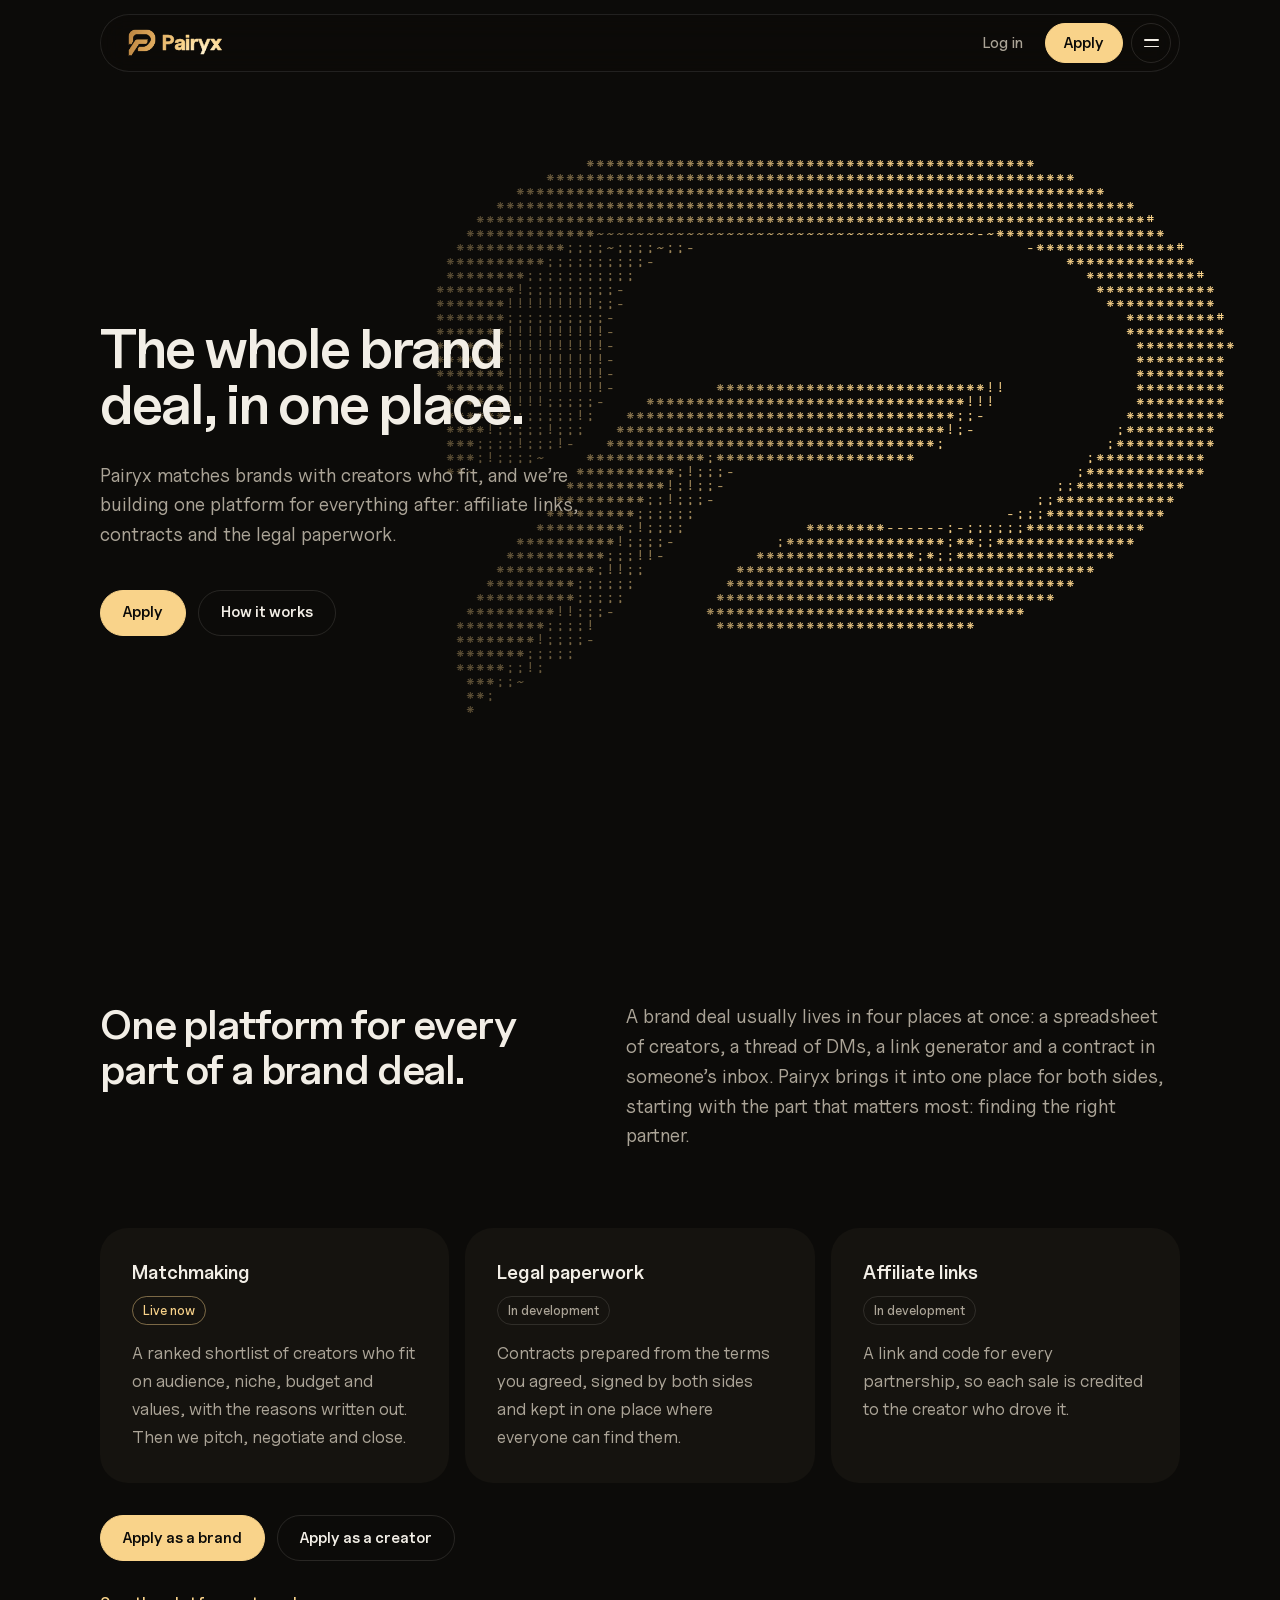
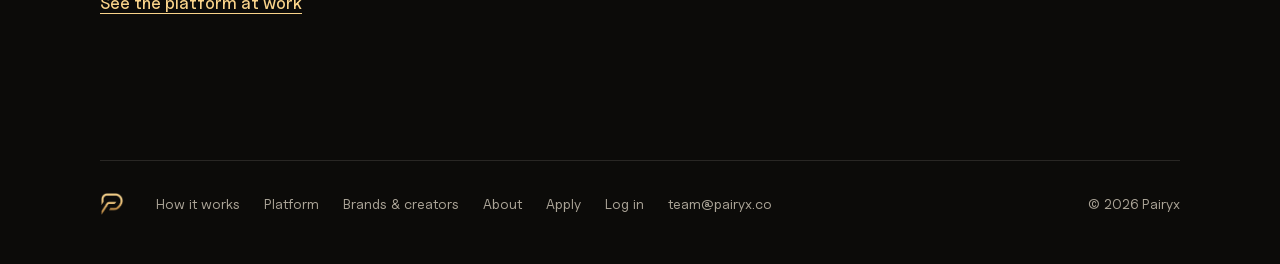
<file: index.html>
<!DOCTYPE html>
<html lang="en">
<head>
<meta charset="utf-8">
<meta name="viewport" content="width=device-width, initial-scale=1">
<title>Pairyx | Match With Brands That Fit</title>
<meta name="description" content="Pairyx matches brands with the creators who fit them, and is building one platform for the whole brand deal, from affiliate links to the legal paperwork.">
<link rel="canonical" href="https://pairyx.co/">
<meta property="og:type" content="website">
<meta property="og:url" content="https://pairyx.co/">
<meta property="og:title" content="Match With Brands That Fit">
<meta property="og:description" content="Pairyx matches brands with the creators who fit them, and is building one platform for the whole brand deal, from affiliate links to the legal paperwork.">
<meta property="og:image" content="https://pairyx.co/uploads/pairyx-og-black.png">
<meta property="og:image:width" content="1200">
<meta property="og:image:height" content="630">
<meta property="og:image:alt" content="The Pairyx logo in gold over a world map on black">
<meta name="twitter:card" content="summary_large_image">
<meta name="twitter:title" content="Match With Brands That Fit">
<meta name="twitter:description" content="Pairyx matches brands with the creators who fit them, and is building one platform for the whole brand deal, from affiliate links to the legal paperwork.">
<meta name="twitter:image" content="https://pairyx.co/uploads/pairyx-og-black.png">
<meta name="twitter:image:alt" content="The Pairyx logo in gold over a world map on black">
<meta name="theme-color" content="#0c0b09">
<link rel="icon" type="image/png" sizes="512x512" href="/uploads/favicon-bold.png">
<link rel="apple-touch-icon" href="/uploads/favicon-bold.png">
<link rel="preconnect" href="https://fonts.googleapis.com">
<link rel="preconnect" href="https://fonts.gstatic.com" crossorigin>
<link rel="preload" href="/fonts/UncutSans-Variable.woff2" as="font" type="font/woff2" crossorigin>
<link href="https://fonts.googleapis.com/css2?family=Space+Mono&amp;display=swap" rel="stylesheet">
<link rel="stylesheet" href="/styles.css?v=14">
</head>
<body>
<a class="skip" href="#main">Skip to content</a>

<header class="nav" id="nav">
  <div class="nav-pill">
    <a class="brand" href="/" aria-label="Pairyx home"><svg class="lockup" viewBox="0 0 98 30" width="98" height="30" aria-hidden="true" focusable="false"><defs><radialGradient id="px-light" gradientUnits="userSpaceOnUse" cx="30" cy="8" r="80"><stop class="s0" offset="0" stop-color="#fff5d8"/><stop class="s1" offset=".3" stop-color="#f9d38a"/><stop class="s2" offset=".72" stop-color="#d9a256"/><stop class="s3" offset="1" stop-color="#b8823f"/></radialGradient><filter id="px-bold" x="-10%" y="-10%" width="120%" height="120%"><feMorphology operator="dilate" radius="0.75"/></filter><mask id="px-p" maskUnits="userSpaceOnUse" x="0" y="0" width="32" height="30"><image href="/uploads/PL-tight.png" x="1" y="1" width="28" height="28" filter="url(#px-bold)"/></mask></defs><g fill="url(#px-light)"><rect width="32" height="30" mask="url(#px-p)"/><text x="35" y="22" stroke="url(#px-light)" stroke-width=".55" stroke-linejoin="round" paint-order="stroke">Pairyx</text></g></svg></a>
    <a class="nav-login" href="https://app.pairyx.co/login">Log in</a>
    <a class="btn btn-gold" href="/apply/">Apply</a>
    <button class="nav-toggle" type="button" aria-expanded="false" aria-controls="nav-links" aria-label="Menu"><span></span><span></span></button>
    <nav class="links" id="nav-links" aria-label="Main">
      <a href="/how-it-works/"><span class="t">How it works</span><span class="sub">From brief to signed contract</span></a>
      <a href="/platform/"><span class="t">Platform</span><span class="sub">The portal, in four short clips</span></a>
      <a href="/brands-and-creators/"><span class="t">Brands &amp; creators</span><span class="sub">What each side tells us</span></a>
      <a href="/about/"><span class="t">About</span><span class="sub">The three founders</span></a>
    </nav>
    <p class="menu-foot"><a href="https://app.pairyx.co/login">Log in</a><a href="mailto:team@pairyx.co">team@pairyx.co</a></p>
  </div>
</header>

<main id="main">
  <section class="hero">
    <div class="hero-ascii" aria-hidden="true"><pre id="px-ascii">                                                                                </pre></div>
    <div class="wrap">
      <div class="hero-copy">
        <h1>The whole brand deal, in one place.</h1>
        <p class="lead">Pairyx matches brands with creators who fit, and we’re building one platform for everything after: affiliate links, contracts and the legal paperwork.</p>
        <div class="actions">
          <a class="btn btn-gold" href="/apply/">Apply</a>
          <a class="btn" href="/how-it-works/">How it works</a>
        </div>
      </div>
    </div>
  </section>

  <section class="section">
    <div class="wrap">
      <div class="intro">
        <h2>One platform for every part of a brand deal.</h2>
        <p class="lead">A brand deal usually lives in four places at once: a spreadsheet of creators, a thread of DMs, a link generator and a contract in someone’s inbox. Pairyx brings it into one place for both sides, starting with the part that matters most: finding the right partner.</p>
      </div>
      <div class="platform">
        <div>
          <h3>Matchmaking</h3>
          <p class="status is-live">Live now</p>
          <p>A ranked shortlist of creators who fit on audience, niche, budget and values, with the reasons written out. Then we pitch, negotiate and close.</p>
        </div>
        <div>
          <h3>Legal paperwork</h3>
          <p class="status">In development</p>
          <p>Contracts prepared from the terms you agreed, signed by both sides and kept in one place where everyone can find them.</p>
        </div>
        <div>
          <h3>Affiliate links</h3>
          <p class="status">In development</p>
          <p>A link and code for every partnership, so each sale is credited to the creator who drove it.</p>
        </div>
      </div>
      <div class="actions platform-actions">
        <a class="btn btn-gold" href="/apply/?role=brand">Apply as a brand</a>
        <a class="btn" href="/apply/?role=creator">Apply as a creator</a>
      </div>
      <p class="more"><a class="textlink" href="/platform/">See the platform at work</a></p>
    </div>
  </section>
</main>

<footer class="foot">
  <div class="wrap foot-in">
    <a href="/" aria-label="Pairyx home"><img src="/uploads/PL-tight.png" alt="" width="24" height="24"></a>
    <nav aria-label="Footer">
      <a href="/how-it-works/">How it works</a>
      <a href="/platform/">Platform</a>
      <a href="/brands-and-creators/">Brands &amp; creators</a>
      <a href="/about/">About</a>
      <a href="/apply/">Apply</a>
      <a href="https://app.pairyx.co/login">Log in</a>
      <a href="mailto:team@pairyx.co">team@pairyx.co</a>
    </nav>
    <span>© 2026 Pairyx</span>
  </div>
</footer>

<script src="/app.js?v=10"></script>
</body>
</html>
</file>
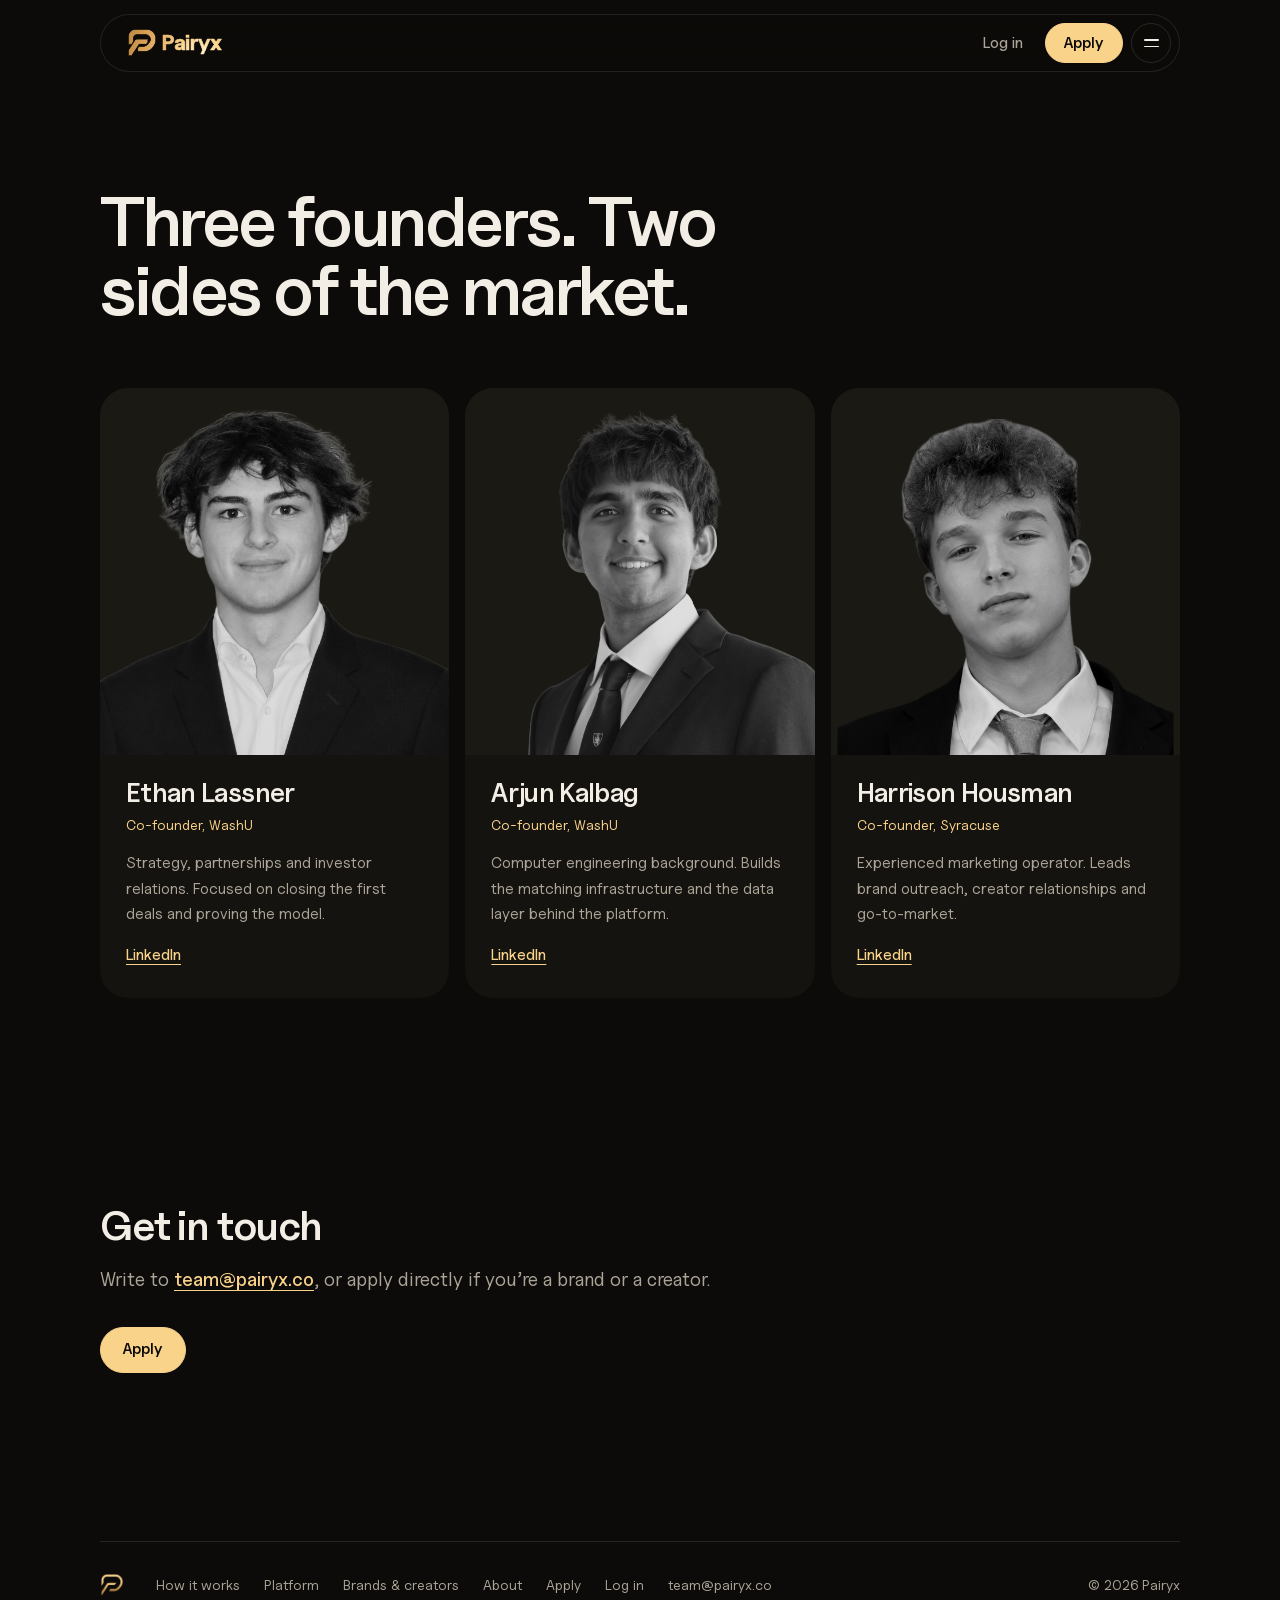
<file: about/index.html>
<!DOCTYPE html>
<html lang="en">
<head>
<meta charset="utf-8">
<meta name="viewport" content="width=device-width, initial-scale=1">
<title>About | Pairyx</title>
<meta name="description" content="The three founders behind Pairyx, and how to reach us.">
<link rel="canonical" href="https://pairyx.co/about/">
<meta property="og:type" content="website">
<meta property="og:url" content="https://pairyx.co/about/">
<meta property="og:title" content="About | Pairyx">
<meta property="og:description" content="The three founders behind Pairyx, and how to reach us.">
<meta property="og:image" content="https://pairyx.co/uploads/pairyx-og-black.png">
<meta name="twitter:card" content="summary_large_image">
<meta name="theme-color" content="#0c0b09">
<link rel="icon" type="image/png" sizes="512x512" href="/uploads/favicon-bold.png">
<link rel="apple-touch-icon" href="/uploads/favicon-bold.png">
<link rel="preload" href="/fonts/UncutSans-Variable.woff2" as="font" type="font/woff2" crossorigin>
<link rel="stylesheet" href="/styles.css?v=14">
</head>
<body>
<a class="skip" href="#main">Skip to content</a>

<header class="nav" id="nav">
  <div class="nav-pill">
    <a class="brand" href="/" aria-label="Pairyx home"><svg class="lockup" viewBox="0 0 98 30" width="98" height="30" aria-hidden="true" focusable="false"><defs><radialGradient id="px-light" gradientUnits="userSpaceOnUse" cx="30" cy="8" r="80"><stop class="s0" offset="0" stop-color="#fff5d8"/><stop class="s1" offset=".3" stop-color="#f9d38a"/><stop class="s2" offset=".72" stop-color="#d9a256"/><stop class="s3" offset="1" stop-color="#b8823f"/></radialGradient><filter id="px-bold" x="-10%" y="-10%" width="120%" height="120%"><feMorphology operator="dilate" radius="0.75"/></filter><mask id="px-p" maskUnits="userSpaceOnUse" x="0" y="0" width="32" height="30"><image href="/uploads/PL-tight.png" x="1" y="1" width="28" height="28" filter="url(#px-bold)"/></mask></defs><g fill="url(#px-light)"><rect width="32" height="30" mask="url(#px-p)"/><text x="35" y="22" stroke="url(#px-light)" stroke-width=".55" stroke-linejoin="round" paint-order="stroke">Pairyx</text></g></svg></a>
    <a class="nav-login" href="https://app.pairyx.co/login">Log in</a>
    <a class="btn btn-gold" href="/apply/">Apply</a>
    <button class="nav-toggle" type="button" aria-expanded="false" aria-controls="nav-links" aria-label="Menu"><span></span><span></span></button>
    <nav class="links" id="nav-links" aria-label="Main">
      <a href="/how-it-works/"><span class="t">How it works</span><span class="sub">From brief to signed contract</span></a>
      <a href="/platform/"><span class="t">Platform</span><span class="sub">The portal, in four short clips</span></a>
      <a href="/brands-and-creators/"><span class="t">Brands &amp; creators</span><span class="sub">What each side tells us</span></a>
      <a href="/about/" aria-current="page"><span class="t">About</span><span class="sub">The three founders</span></a>
    </nav>
    <p class="menu-foot"><a href="https://app.pairyx.co/login">Log in</a><a href="mailto:team@pairyx.co">team@pairyx.co</a></p>
  </div>
</header>

<main id="main">
  <section class="page-head">
    <div class="wrap">
      <h1>Three founders. Two sides of the market.</h1>
    </div>
  </section>

  <section class="founders-wrap" aria-label="Founders">
    <div class="wrap">
      <div class="founders">
        <article class="founder">
          <div class="founder-photo"><img src="/uploads/founder-ethan-fg.png" alt="Ethan Lassner" loading="lazy"></div>
          <div class="founder-text">
            <h2>Ethan Lassner</h2>
            <p class="role">Co-founder, WashU</p>
            <p class="bio">Strategy, partnerships and investor relations. Focused on closing the first deals and proving the model.</p>
            <a class="textlink" href="https://www.linkedin.com/in/ethanlassner/" target="_blank" rel="noopener">LinkedIn</a>
          </div>
        </article>
        <article class="founder">
          <div class="founder-photo"><img src="/uploads/founder-arjun-fg.png" alt="Arjun Kalbag" loading="lazy"></div>
          <div class="founder-text">
            <h2>Arjun Kalbag</h2>
            <p class="role">Co-founder, WashU</p>
            <p class="bio">Computer engineering background. Builds the matching infrastructure and the data layer behind the platform.</p>
            <a class="textlink" href="https://www.linkedin.com/in/arjun-kalbag/" target="_blank" rel="noopener">LinkedIn</a>
          </div>
        </article>
        <article class="founder">
          <div class="founder-photo"><img src="/uploads/founder-harrison-fg.png" alt="Harrison Housman" loading="lazy"></div>
          <div class="founder-text">
            <h2>Harrison Housman</h2>
            <p class="role">Co-founder, Syracuse</p>
            <p class="bio">Experienced marketing operator. Leads brand outreach, creator relationships and go-to-market.</p>
            <a class="textlink" href="https://www.linkedin.com/in/harrisonhousman/" target="_blank" rel="noopener">LinkedIn</a>
          </div>
        </article>
      </div>
    </div>
  </section>

  <section class="closing">
    <div class="wrap">
      <h2>Get in touch</h2>
      <p class="lead">Write to <a class="textlink" href="mailto:team@pairyx.co">team@pairyx.co</a>, or apply directly if you’re a brand or a creator.</p>
      <div class="actions">
        <a class="btn btn-gold" href="/apply/">Apply</a>
      </div>
    </div>
  </section>
</main>

<footer class="foot">
  <div class="wrap foot-in">
    <a href="/" aria-label="Pairyx home"><img src="/uploads/PL-tight.png" alt="" width="24" height="24"></a>
    <nav aria-label="Footer">
      <a href="/how-it-works/">How it works</a>
      <a href="/platform/">Platform</a>
      <a href="/brands-and-creators/">Brands &amp; creators</a>
      <a href="/about/">About</a>
      <a href="/apply/">Apply</a>
      <a href="https://app.pairyx.co/login">Log in</a>
      <a href="mailto:team@pairyx.co">team@pairyx.co</a>
    </nav>
    <span>© 2026 Pairyx</span>
  </div>
</footer>
<script src="/app.js?v=10"></script>
</body>
</html>
</file>
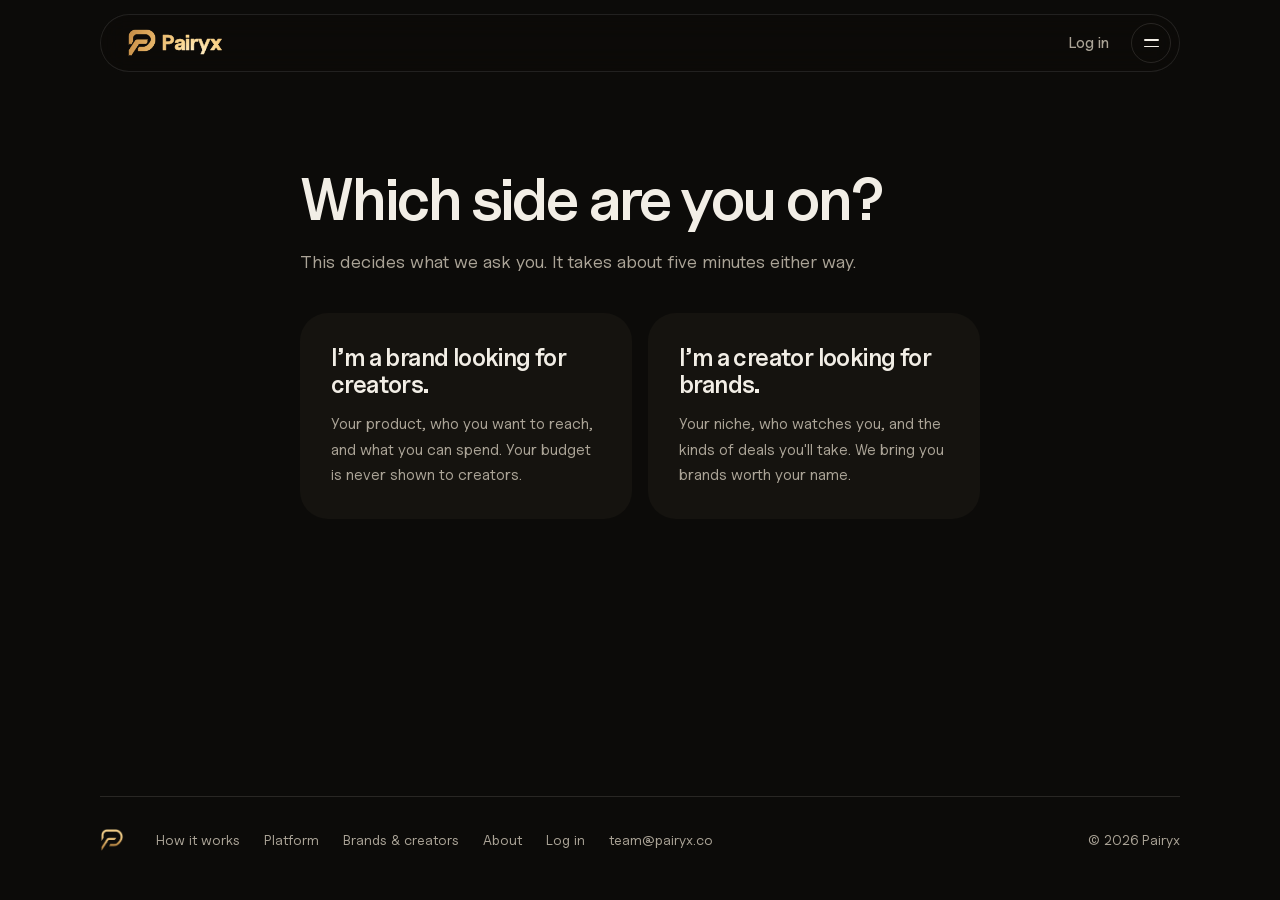
<file: apply/index.html>
<!DOCTYPE html>
<html lang="en">
<head>
<meta charset="utf-8">
<meta name="viewport" content="width=device-width, initial-scale=1">
<title>Apply | Pairyx</title>
<meta name="description" content="Tell Pairyx about your brand or your audience. A few questions, and we come back with matches and the reasoning behind them.">
<link rel="canonical" href="https://pairyx.co/apply/">
<meta name="robots" content="noindex">
<meta property="og:type" content="website">
<meta property="og:url" content="https://pairyx.co/apply/">
<meta property="og:title" content="Apply | Pairyx">
<meta property="og:description" content="Tell Pairyx about your brand or your audience.">
<meta property="og:image" content="https://pairyx.co/uploads/pairyx-og-black.png">
<meta name="theme-color" content="#0c0b09">
<link rel="apple-touch-icon" href="/uploads/favicon-bold.png">
<link rel="icon" type="image/png" sizes="512x512" href="/uploads/favicon-bold.png">
<link rel="icon" type="image/png" sizes="any" href="/uploads/favicon-bold.png">
<link rel="preload" href="/fonts/UncutSans-Variable.woff2" as="font" type="font/woff2" crossorigin>
<link rel="stylesheet" href="/styles.css?v=14">
<link rel="stylesheet" href="apply.css?v=7">
</head>
<body>

<a class="skip" href="#main">Skip to content</a>

<!-- The nav every page shares, without the Apply button: this is Apply. -->
<header class="nav" id="nav">
  <div class="nav-pill">
    <a class="brand" href="/" aria-label="Pairyx home"><svg class="lockup" viewBox="0 0 98 30" width="98" height="30" aria-hidden="true" focusable="false"><defs><radialGradient id="px-light" gradientUnits="userSpaceOnUse" cx="30" cy="8" r="80"><stop class="s0" offset="0" stop-color="#fff5d8"/><stop class="s1" offset=".3" stop-color="#f9d38a"/><stop class="s2" offset=".72" stop-color="#d9a256"/><stop class="s3" offset="1" stop-color="#b8823f"/></radialGradient><filter id="px-bold" x="-10%" y="-10%" width="120%" height="120%"><feMorphology operator="dilate" radius="0.75"/></filter><mask id="px-p" maskUnits="userSpaceOnUse" x="0" y="0" width="32" height="30"><image href="/uploads/PL-tight.png" x="1" y="1" width="28" height="28" filter="url(#px-bold)"/></mask></defs><g fill="url(#px-light)"><rect width="32" height="30" mask="url(#px-p)"/><text x="35" y="22" stroke="url(#px-light)" stroke-width=".55" stroke-linejoin="round" paint-order="stroke">Pairyx</text></g></svg></a>
    <a class="nav-login" href="https://app.pairyx.co/login">Log in</a>
    <button class="nav-toggle" type="button" aria-expanded="false" aria-controls="nav-links" aria-label="Menu"><span></span><span></span></button>
    <nav class="links" id="nav-links" aria-label="Main">
      <a href="/how-it-works/"><span class="t">How it works</span><span class="sub">From brief to signed contract</span></a>
      <a href="/platform/"><span class="t">Platform</span><span class="sub">The portal, in four short clips</span></a>
      <a href="/brands-and-creators/"><span class="t">Brands &amp; creators</span><span class="sub">What each side tells us</span></a>
      <a href="/about/"><span class="t">About</span><span class="sub">The three founders</span></a>
    </nav>
    <p class="menu-foot"><a href="https://app.pairyx.co/login">Log in</a><a href="mailto:team@pairyx.co">team@pairyx.co</a></p>
  </div>
</header>

<main class="page" id="main">

  <!-- ============================ pick a role ============================ -->
  <section id="view-role" class="view">
    <h1>Which side are you on?</h1>
    <p class="lede">This decides what we ask you. It takes about five minutes either way.</p>

    <div class="roles">
      <button class="rolecard" type="button" data-role="brand">
        <div class="title">I’m a brand looking for creators.</div>
        <p>Your product, who you want to reach, and what you can spend. Your budget is never shown
           to creators.</p>
      </button>
      <button class="rolecard" type="button" data-role="creator">
        <div class="title">I’m a creator looking for brands.</div>
        <p>Your niche, who watches you, and the kinds of deals you'll take. We bring you brands
           worth your name.</p>
      </button>
    </div>
  </section>

  <!-- ============================ the form ============================ -->
  <section id="view-form" class="view" hidden>
    <h1 id="form-title"></h1>
    <p class="lede" id="form-lede"></p>

    <div class="formmeta"><span id="form-eyebrow"></span><span class="stepcount" id="step-count"></span></div>
    <div class="progress" aria-hidden="true"><span id="form-progress"></span></div>

    <form id="intake-form" novalidate>
      <div id="form-fields"></div>

      <div id="form-error" class="callout warn" role="alert" hidden></div>

      <div class="actions">
        <button class="btn btn-gold" type="button" id="next-btn">Continue</button>
        <button class="btn btn-gold" type="submit" id="submit-btn" hidden>Send my application</button>
        <button class="btn ghost" type="button" id="back-btn">Back</button>
      </div>
      <p class="fineprint">
        We use this to match you and to get in touch. We don’t sell it or share it with anyone
        outside Pairyx.
      </p>
    </form>
  </section>

  <!-- ============================ done ============================ -->
  <section id="view-done" class="view" hidden>
    <h1>Got it. Thank you.</h1>
    <p class="lede" id="done-lede"></p>
    <div class="callout">
      <strong>What happens next.</strong> A Pairyx founder reads every application personally. If
      there’s a fit, we’ll come back with specific matches and why we picked them. If there isn’t,
      we’ll tell you that too.
    </div>
    <div class="actions">
      <a class="btn btn-gold" href="/">Back to Pairyx</a>
      <button class="btn ghost" type="button" id="another-btn">Submit another</button>
    </div>
  </section>

</main>

<footer class="foot">
  <div class="wrap foot-in">
    <a href="/" aria-label="Pairyx home"><img src="/uploads/PL-tight.png" alt="" width="24" height="24"></a>
    <nav aria-label="Footer">
      <a href="/how-it-works/">How it works</a>
      <a href="/platform/">Platform</a>
      <a href="/brands-and-creators/">Brands &amp; creators</a>
      <a href="/about/">About</a>
      <a href="https://app.pairyx.co/login">Log in</a>
      <a href="mailto:team@pairyx.co">team@pairyx.co</a>
    </nav>
    <span>© 2026 Pairyx</span>
  </div>
</footer>

<script src="/app.js?v=10"></script>
<script type="module" src="apply.js"></script>
</body>
</html>
</file>
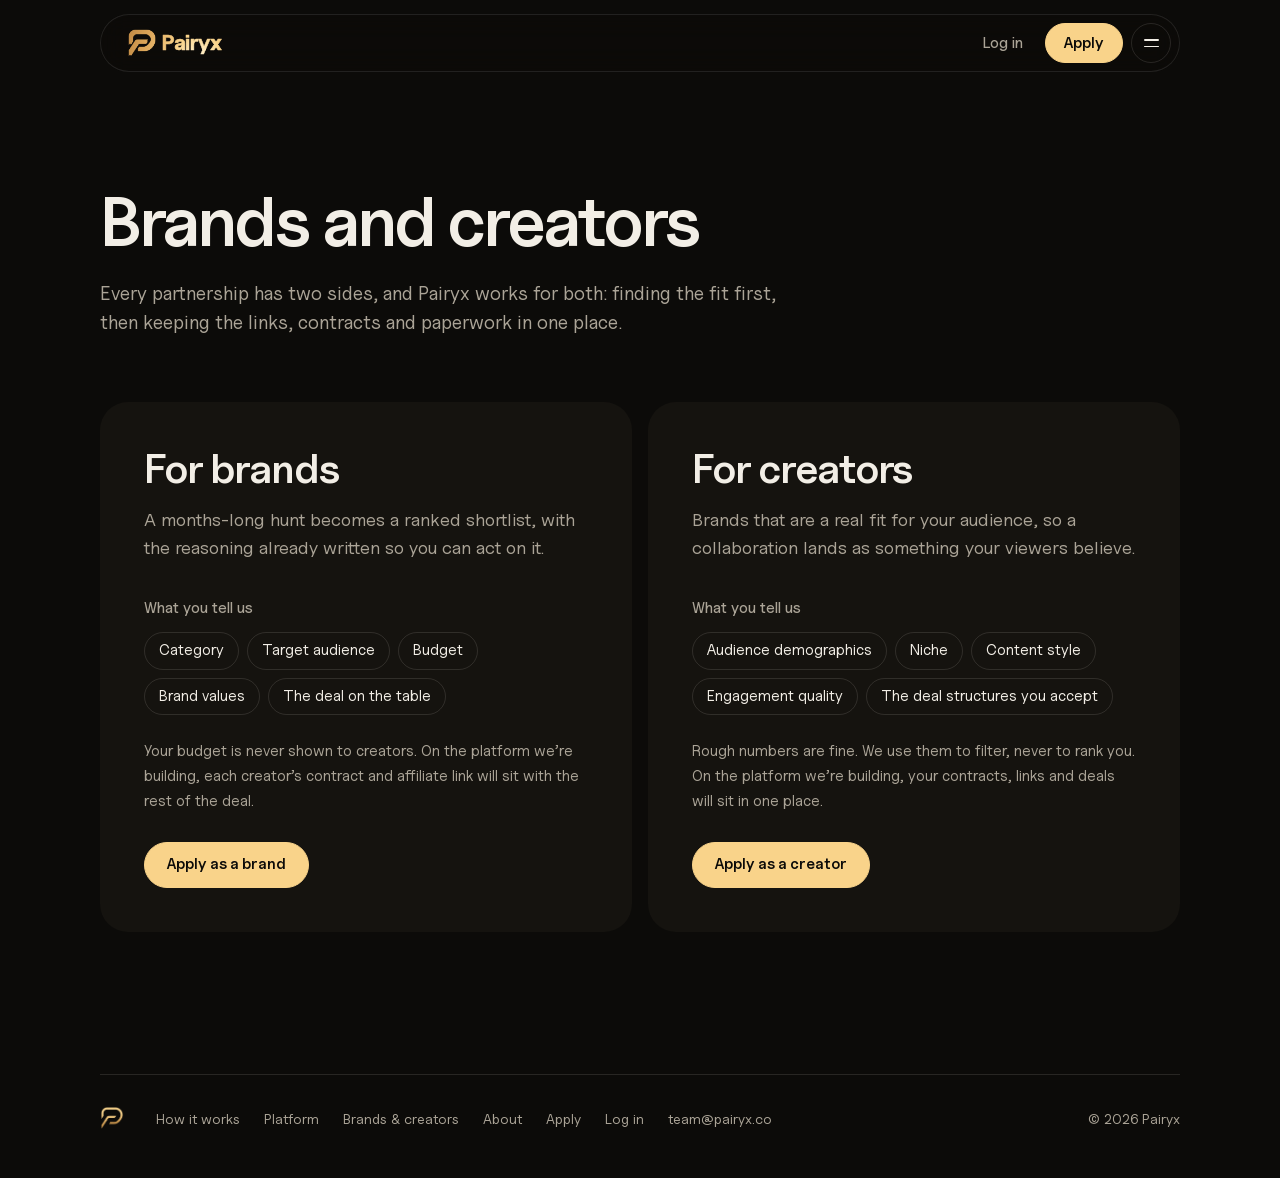
<file: brands-and-creators/index.html>
<!DOCTYPE html>
<html lang="en">
<head>
<meta charset="utf-8">
<meta name="viewport" content="width=device-width, initial-scale=1">
<title>Brands and Creators | Pairyx</title>
<meta name="description" content="What brands and creators tell Pairyx, what each side gets back, and how the platform will keep their deals in one place.">
<link rel="canonical" href="https://pairyx.co/brands-and-creators/">
<meta property="og:type" content="website">
<meta property="og:url" content="https://pairyx.co/brands-and-creators/">
<meta property="og:title" content="Brands and Creators | Pairyx">
<meta property="og:description" content="What brands and creators tell Pairyx, what each side gets back, and how the platform will keep their deals in one place.">
<meta property="og:image" content="https://pairyx.co/uploads/pairyx-og-black.png">
<meta name="twitter:card" content="summary_large_image">
<meta name="theme-color" content="#0c0b09">
<link rel="icon" type="image/png" sizes="512x512" href="/uploads/favicon-bold.png">
<link rel="apple-touch-icon" href="/uploads/favicon-bold.png">
<link rel="preload" href="/fonts/UncutSans-Variable.woff2" as="font" type="font/woff2" crossorigin>
<link rel="stylesheet" href="/styles.css?v=14">
</head>
<body>
<a class="skip" href="#main">Skip to content</a>

<header class="nav" id="nav">
  <div class="nav-pill">
    <a class="brand" href="/" aria-label="Pairyx home"><svg class="lockup" viewBox="0 0 98 30" width="98" height="30" aria-hidden="true" focusable="false"><defs><radialGradient id="px-light" gradientUnits="userSpaceOnUse" cx="30" cy="8" r="80"><stop class="s0" offset="0" stop-color="#fff5d8"/><stop class="s1" offset=".3" stop-color="#f9d38a"/><stop class="s2" offset=".72" stop-color="#d9a256"/><stop class="s3" offset="1" stop-color="#b8823f"/></radialGradient><filter id="px-bold" x="-10%" y="-10%" width="120%" height="120%"><feMorphology operator="dilate" radius="0.75"/></filter><mask id="px-p" maskUnits="userSpaceOnUse" x="0" y="0" width="32" height="30"><image href="/uploads/PL-tight.png" x="1" y="1" width="28" height="28" filter="url(#px-bold)"/></mask></defs><g fill="url(#px-light)"><rect width="32" height="30" mask="url(#px-p)"/><text x="35" y="22" stroke="url(#px-light)" stroke-width=".55" stroke-linejoin="round" paint-order="stroke">Pairyx</text></g></svg></a>
    <a class="nav-login" href="https://app.pairyx.co/login">Log in</a>
    <a class="btn btn-gold" href="/apply/">Apply</a>
    <button class="nav-toggle" type="button" aria-expanded="false" aria-controls="nav-links" aria-label="Menu"><span></span><span></span></button>
    <nav class="links" id="nav-links" aria-label="Main">
      <a href="/how-it-works/"><span class="t">How it works</span><span class="sub">From brief to signed contract</span></a>
      <a href="/platform/"><span class="t">Platform</span><span class="sub">The portal, in four short clips</span></a>
      <a href="/brands-and-creators/" aria-current="page"><span class="t">Brands &amp; creators</span><span class="sub">What each side tells us</span></a>
      <a href="/about/"><span class="t">About</span><span class="sub">The three founders</span></a>
    </nav>
    <p class="menu-foot"><a href="https://app.pairyx.co/login">Log in</a><a href="mailto:team@pairyx.co">team@pairyx.co</a></p>
  </div>
</header>

<main id="main">
  <section class="page-head">
    <div class="wrap">
      <h1>Brands and creators</h1>
      <p class="lead">Every partnership has two sides, and Pairyx works for both: finding the fit first, then keeping the links, contracts and paperwork in one place.</p>
    </div>
  </section>

  <div class="wrap pair">
    <section id="brands" aria-labelledby="h-brands">
      <h2 id="h-brands">For brands</h2>
      <p class="lead">A months-long hunt becomes a ranked shortlist, with the reasoning already written so you can act on it.</p>
      <h3>What you tell us</h3>
      <ul class="fields">
        <li>Category</li>
        <li>Target audience</li>
        <li>Budget</li>
        <li>Brand values</li>
        <li>The deal on the table</li>
      </ul>
      <p class="note">Your budget is never shown to creators. On the platform we’re building, each creator’s contract and affiliate link will sit with the rest of the deal.</p>
      <a class="btn btn-gold" href="/apply/?role=brand">Apply as a brand</a>
    </section>
    <section id="creators" aria-labelledby="h-creators">
      <h2 id="h-creators">For creators</h2>
      <p class="lead">Brands that are a real fit for your audience, so a collaboration lands as something your viewers believe.</p>
      <h3>What you tell us</h3>
      <ul class="fields">
        <li>Audience demographics</li>
        <li>Niche</li>
        <li>Content style</li>
        <li>Engagement quality</li>
        <li>The deal structures you accept</li>
      </ul>
      <p class="note">Rough numbers are fine. We use them to filter, never to rank you. On the platform we’re building, your contracts, links and deals will sit in one place.</p>
      <a class="btn btn-gold" href="/apply/?role=creator">Apply as a creator</a>
    </section>
  </div>
</main>

<footer class="foot">
  <div class="wrap foot-in">
    <a href="/" aria-label="Pairyx home"><img src="/uploads/PL-tight.png" alt="" width="24" height="24"></a>
    <nav aria-label="Footer">
      <a href="/how-it-works/">How it works</a>
      <a href="/platform/">Platform</a>
      <a href="/brands-and-creators/">Brands &amp; creators</a>
      <a href="/about/">About</a>
      <a href="/apply/">Apply</a>
      <a href="https://app.pairyx.co/login">Log in</a>
      <a href="mailto:team@pairyx.co">team@pairyx.co</a>
    </nav>
    <span>© 2026 Pairyx</span>
  </div>
</footer>
<script src="/app.js?v=10"></script>
</body>
</html>
</file>
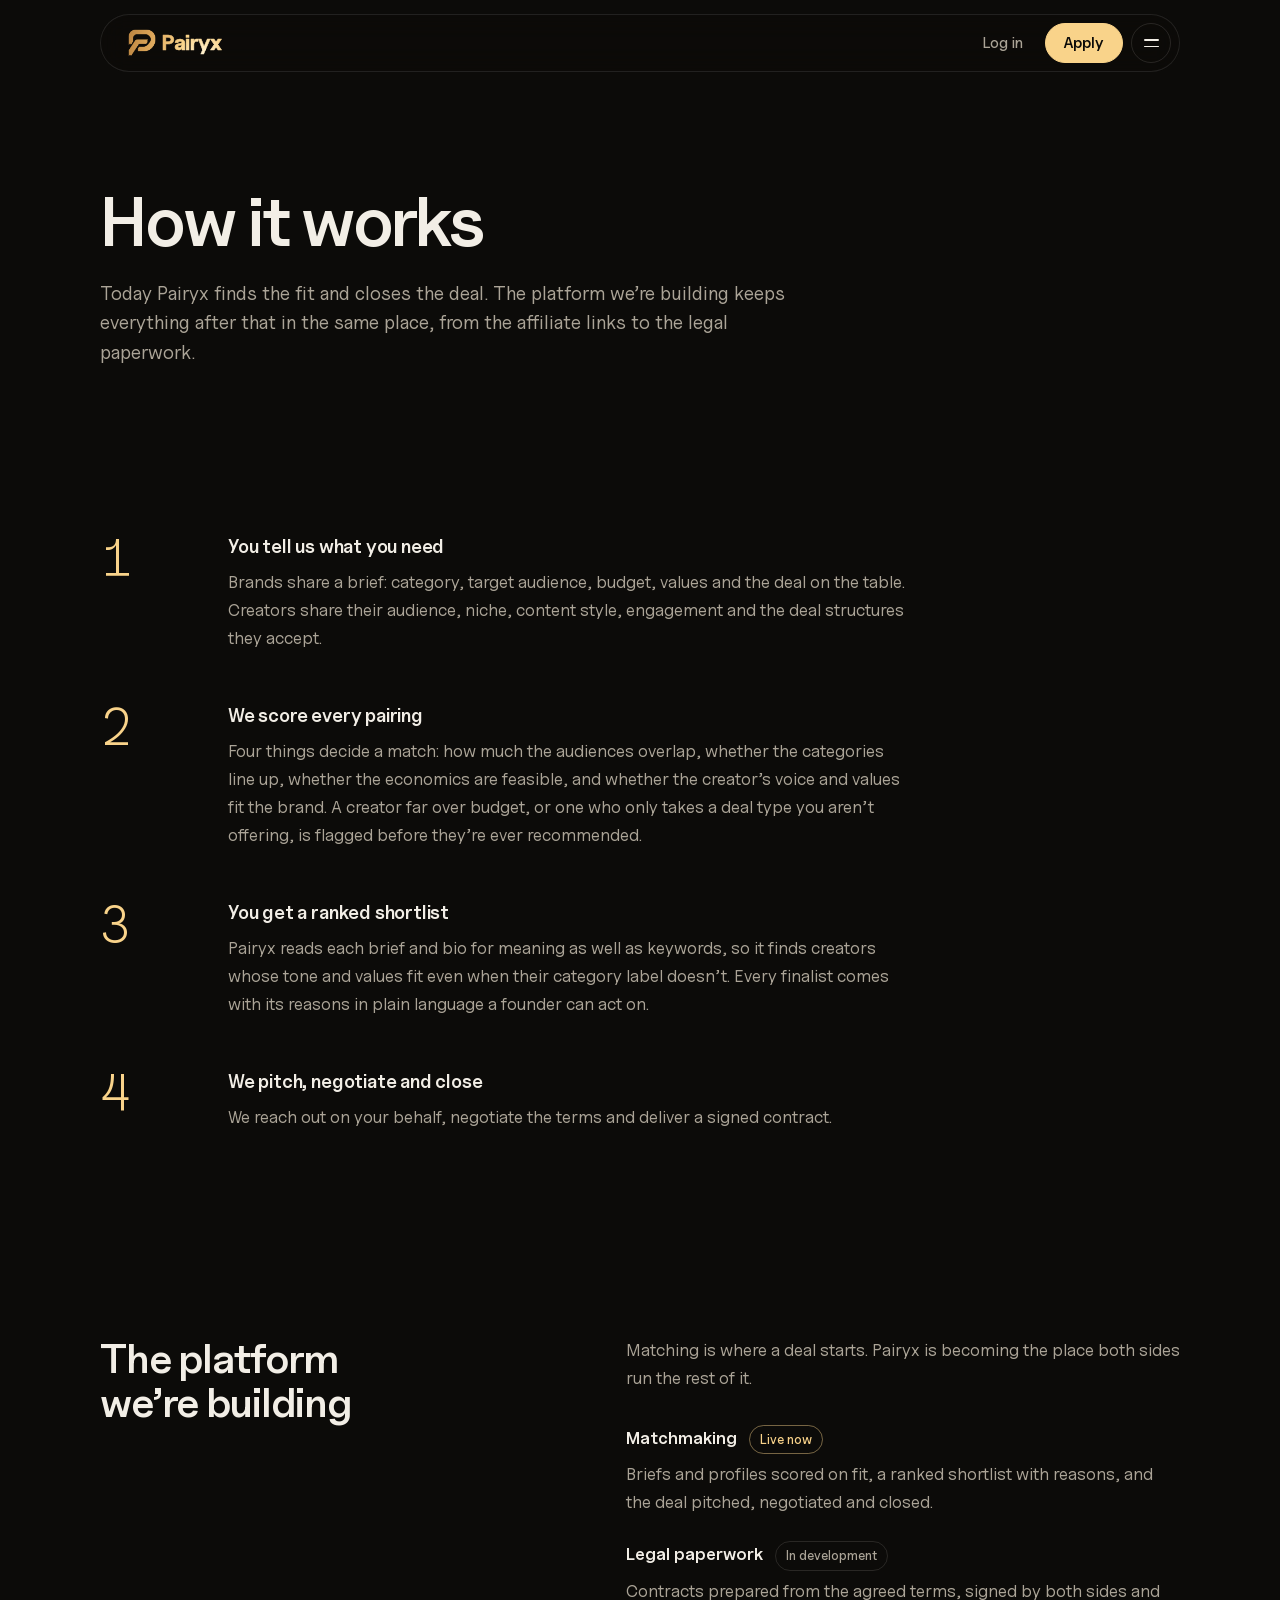
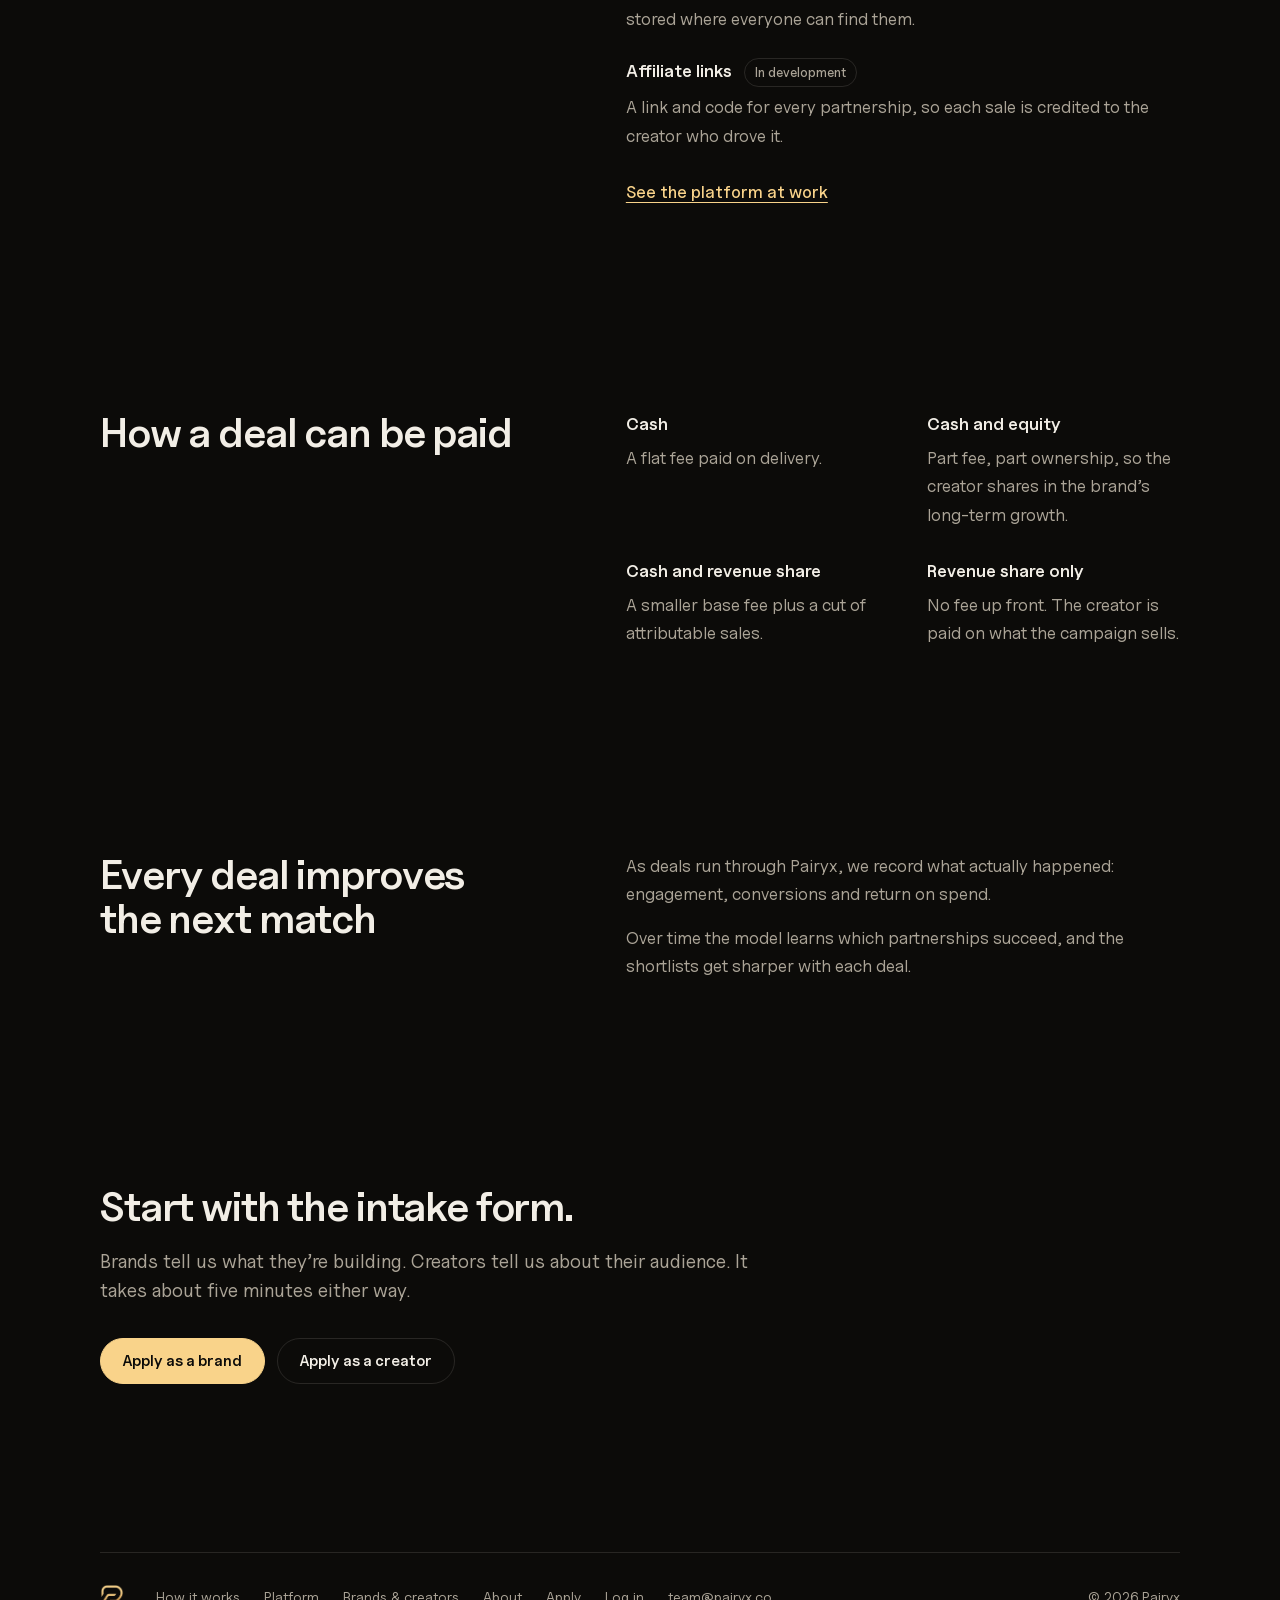
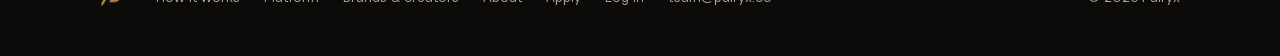
<file: how-it-works/index.html>
<!DOCTYPE html>
<html lang="en">
<head>
<meta charset="utf-8">
<meta name="viewport" content="width=device-width, initial-scale=1">
<title>How It Works | Pairyx</title>
<meta name="description" content="How Pairyx matches brands and creators, closes the deal, and the platform we are building for the rest of it: affiliate links and legal paperwork.">
<link rel="canonical" href="https://pairyx.co/how-it-works/">
<meta property="og:type" content="website">
<meta property="og:url" content="https://pairyx.co/how-it-works/">
<meta property="og:title" content="How It Works | Pairyx">
<meta property="og:description" content="How Pairyx matches brands and creators, closes the deal, and the platform we are building for the rest of it: affiliate links and legal paperwork.">
<meta property="og:image" content="https://pairyx.co/uploads/pairyx-og-black.png">
<meta name="twitter:card" content="summary_large_image">
<meta name="theme-color" content="#0c0b09">
<link rel="icon" type="image/png" sizes="512x512" href="/uploads/favicon-bold.png">
<link rel="apple-touch-icon" href="/uploads/favicon-bold.png">
<link rel="preload" href="/fonts/UncutSans-Variable.woff2" as="font" type="font/woff2" crossorigin>
<link rel="stylesheet" href="/styles.css?v=14">
</head>
<body>
<a class="skip" href="#main">Skip to content</a>

<header class="nav" id="nav">
  <div class="nav-pill">
    <a class="brand" href="/" aria-label="Pairyx home"><svg class="lockup" viewBox="0 0 98 30" width="98" height="30" aria-hidden="true" focusable="false"><defs><radialGradient id="px-light" gradientUnits="userSpaceOnUse" cx="30" cy="8" r="80"><stop class="s0" offset="0" stop-color="#fff5d8"/><stop class="s1" offset=".3" stop-color="#f9d38a"/><stop class="s2" offset=".72" stop-color="#d9a256"/><stop class="s3" offset="1" stop-color="#b8823f"/></radialGradient><filter id="px-bold" x="-10%" y="-10%" width="120%" height="120%"><feMorphology operator="dilate" radius="0.75"/></filter><mask id="px-p" maskUnits="userSpaceOnUse" x="0" y="0" width="32" height="30"><image href="/uploads/PL-tight.png" x="1" y="1" width="28" height="28" filter="url(#px-bold)"/></mask></defs><g fill="url(#px-light)"><rect width="32" height="30" mask="url(#px-p)"/><text x="35" y="22" stroke="url(#px-light)" stroke-width=".55" stroke-linejoin="round" paint-order="stroke">Pairyx</text></g></svg></a>
    <a class="nav-login" href="https://app.pairyx.co/login">Log in</a>
    <a class="btn btn-gold" href="/apply/">Apply</a>
    <button class="nav-toggle" type="button" aria-expanded="false" aria-controls="nav-links" aria-label="Menu"><span></span><span></span></button>
    <nav class="links" id="nav-links" aria-label="Main">
      <a href="/how-it-works/" aria-current="page"><span class="t">How it works</span><span class="sub">From brief to signed contract</span></a>
      <a href="/platform/"><span class="t">Platform</span><span class="sub">The portal, in four short clips</span></a>
      <a href="/brands-and-creators/"><span class="t">Brands &amp; creators</span><span class="sub">What each side tells us</span></a>
      <a href="/about/"><span class="t">About</span><span class="sub">The three founders</span></a>
    </nav>
    <p class="menu-foot"><a href="https://app.pairyx.co/login">Log in</a><a href="mailto:team@pairyx.co">team@pairyx.co</a></p>
  </div>
</header>

<main id="main">
  <section class="page-head">
    <div class="wrap">
      <h1>How it works</h1>
      <p class="lead">Today Pairyx finds the fit and closes the deal. The platform we’re building keeps everything after that in the same place, from the affiliate links to the legal paperwork.</p>
    </div>
  </section>

  <section class="section">
    <div class="wrap">
      <ol class="steps">
        <li>
          <h2>You tell us what you need</h2>
          <p>Brands share a brief: category, target audience, budget, values and the deal on the table. Creators share their audience, niche, content style, engagement and the deal structures they accept.</p>
        </li>
        <li>
          <h2>We score every pairing</h2>
          <p>Four things decide a match: how much the audiences overlap, whether the categories line up, whether the economics are feasible, and whether the creator’s voice and values fit the brand. A creator far over budget, or one who only takes a deal type you aren’t offering, is flagged before they’re ever recommended.</p>
        </li>
        <li>
          <h2>You get a ranked shortlist</h2>
          <p>Pairyx reads each brief and bio for meaning as well as keywords, so it finds creators whose tone and values fit even when their category label doesn’t. Every finalist comes with its reasons in plain language a founder can act on.</p>
        </li>
        <li>
          <h2>We pitch, negotiate and close</h2>
          <p>We reach out on your behalf, negotiate the terms and deliver a signed contract.</p>
        </li>
      </ol>
    </div>
  </section>

  <section class="section">
    <div class="wrap split">
      <h2>The platform we’re building</h2>
      <div>
        <p class="muted">Matching is where a deal starts. Pairyx is becoming the place both sides run the rest of it.</p>
        <dl class="terms terms-1">
          <div><dt>Matchmaking <span class="status is-live">Live now</span></dt><dd>Briefs and profiles scored on fit, a ranked shortlist with reasons, and the deal pitched, negotiated and closed.</dd></div>
          <div><dt>Legal paperwork <span class="status">In development</span></dt><dd>Contracts prepared from the agreed terms, signed by both sides and stored where everyone can find them.</dd></div>
          <div><dt>Affiliate links <span class="status">In development</span></dt><dd>A link and code for every partnership, so each sale is credited to the creator who drove it.</dd></div>
        </dl>
        <p class="more"><a class="textlink" href="/platform/">See the platform at work</a></p>
      </div>
    </div>
  </section>

  <section class="section">
    <div class="wrap split">
      <h2>How a deal can be paid</h2>
      <dl class="terms">
        <div><dt>Cash</dt><dd>A flat fee paid on delivery.</dd></div>
        <div><dt>Cash and equity</dt><dd>Part fee, part ownership, so the creator shares in the brand’s long-term growth.</dd></div>
        <div><dt>Cash and revenue share</dt><dd>A smaller base fee plus a cut of attributable sales.</dd></div>
        <div><dt>Revenue share only</dt><dd>No fee up front. The creator is paid on what the campaign sells.</dd></div>
      </dl>
    </div>
  </section>

  <section class="section">
    <div class="wrap split">
      <h2>Every deal improves the next match</h2>
      <div>
        <p class="muted">As deals run through Pairyx, we record what actually happened: engagement, conversions and return on spend.</p>
        <p class="muted">Over time the model learns which partnerships succeed, and the shortlists get sharper with each deal.</p>
      </div>
    </div>
  </section>

  <section class="closing">
    <div class="wrap">
      <h2>Start with the intake form.</h2>
      <p class="lead">Brands tell us what they’re building. Creators tell us about their audience. It takes about five minutes either way.</p>
      <div class="actions">
        <a class="btn btn-gold" href="/apply/?role=brand">Apply as a brand</a>
        <a class="btn" href="/apply/?role=creator">Apply as a creator</a>
      </div>
    </div>
  </section>
</main>

<footer class="foot">
  <div class="wrap foot-in">
    <a href="/" aria-label="Pairyx home"><img src="/uploads/PL-tight.png" alt="" width="24" height="24"></a>
    <nav aria-label="Footer">
      <a href="/how-it-works/">How it works</a>
      <a href="/platform/">Platform</a>
      <a href="/brands-and-creators/">Brands &amp; creators</a>
      <a href="/about/">About</a>
      <a href="/apply/">Apply</a>
      <a href="https://app.pairyx.co/login">Log in</a>
      <a href="mailto:team@pairyx.co">team@pairyx.co</a>
    </nav>
    <span>© 2026 Pairyx</span>
  </div>
</footer>
<script src="/app.js?v=10"></script>
</body>
</html>
</file>
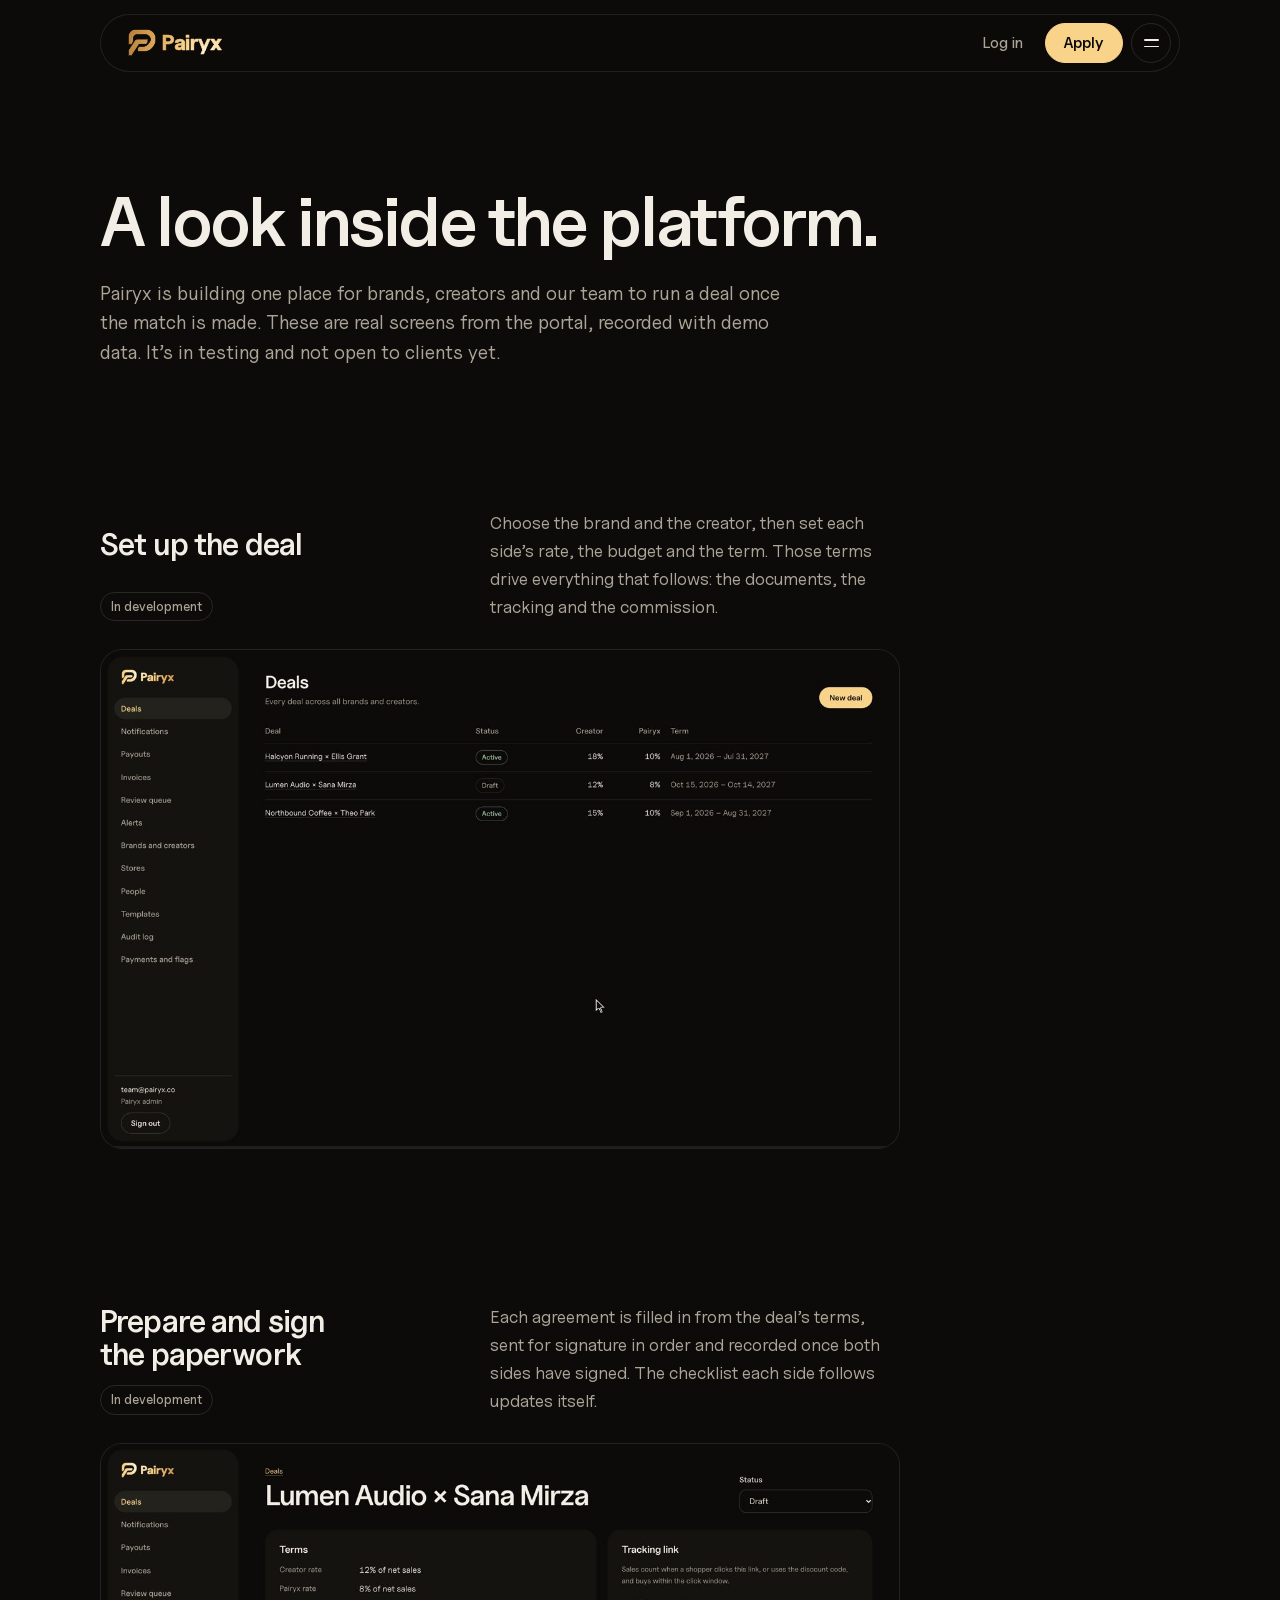
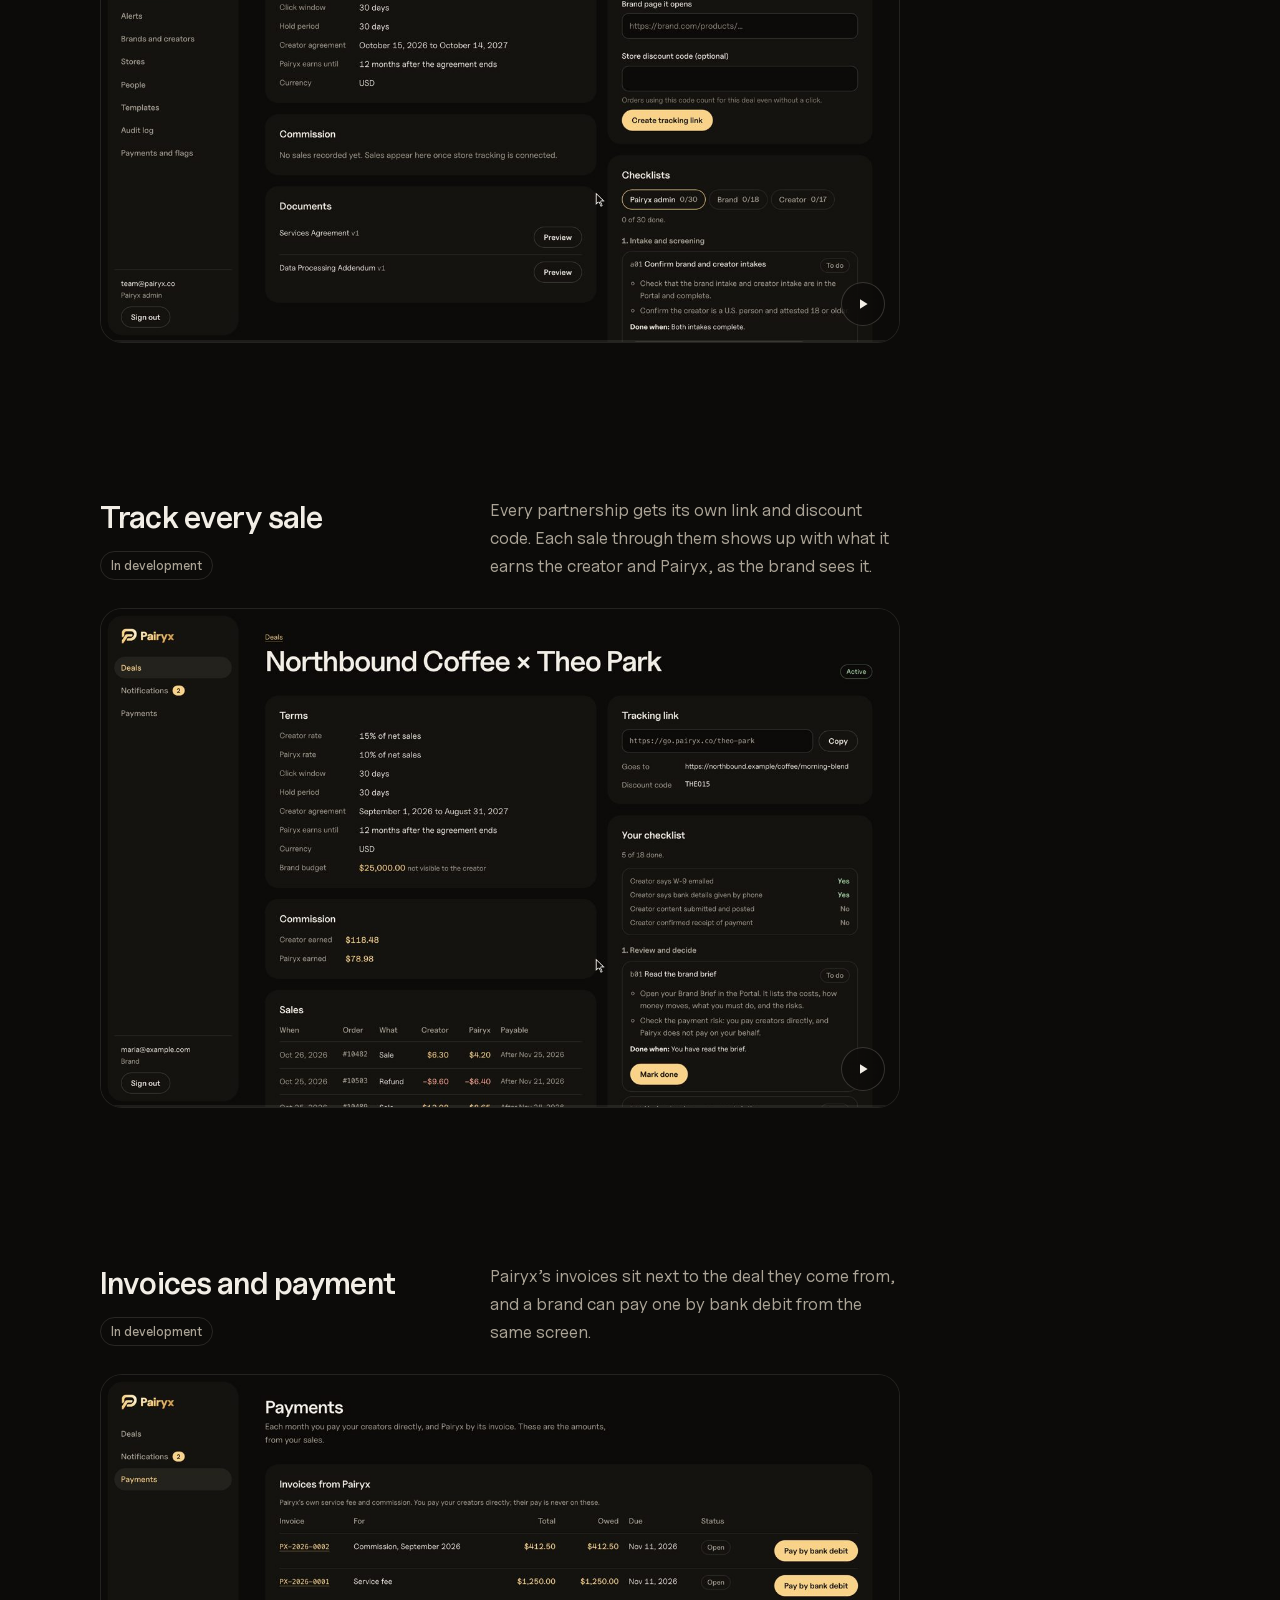
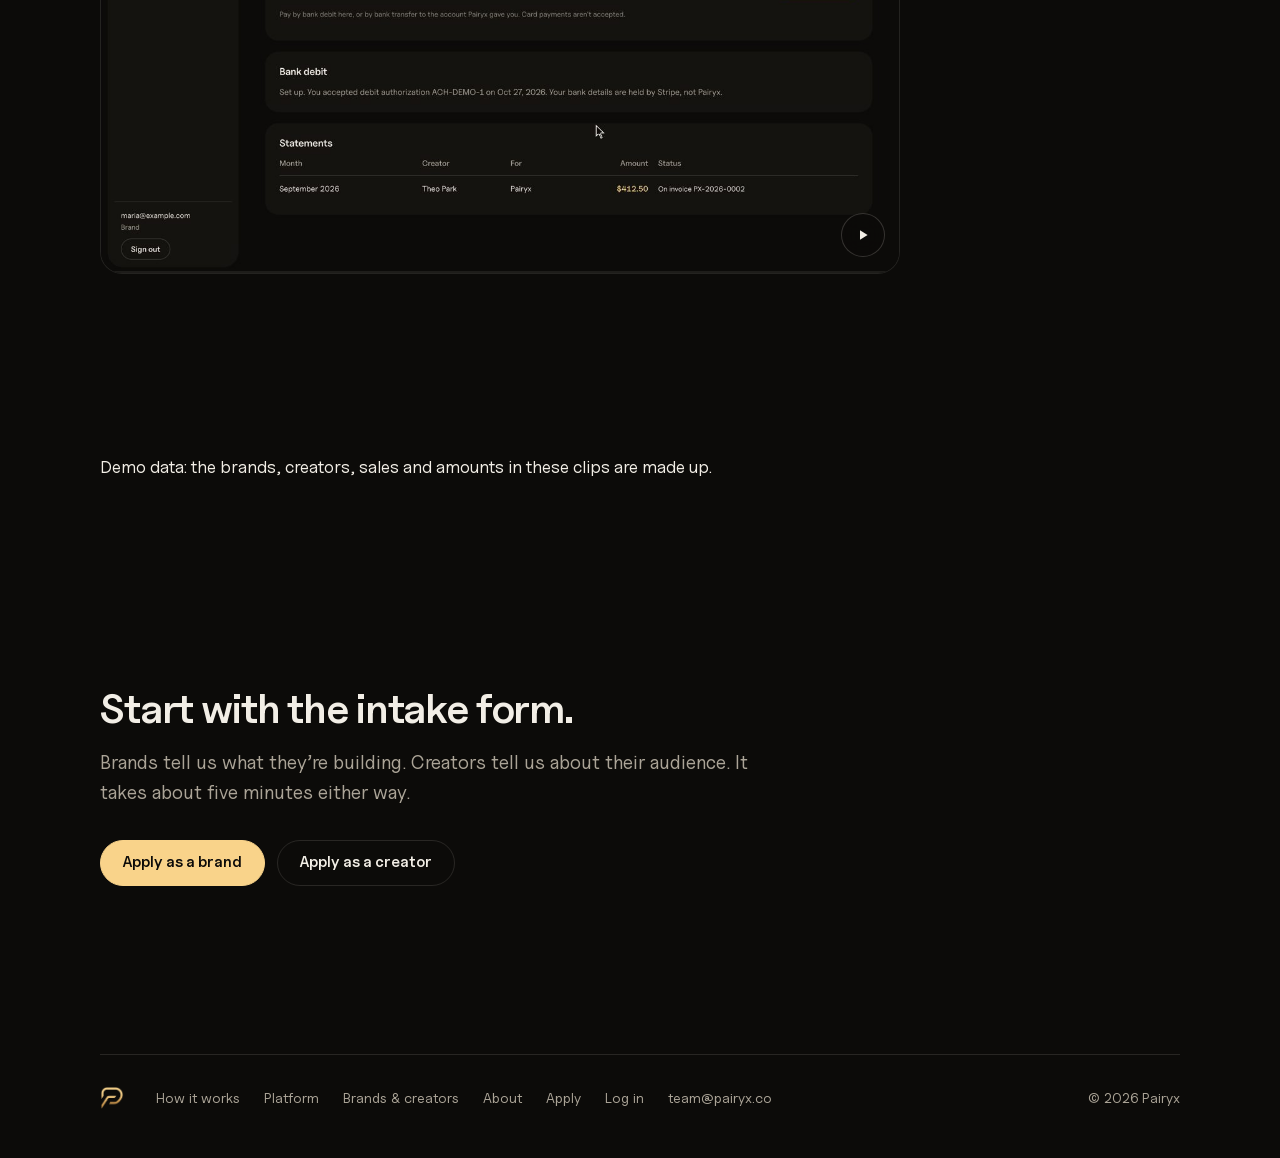
<file: platform/index.html>
<!DOCTYPE html>
<html lang="en">
<head>
<meta charset="utf-8">
<meta name="viewport" content="width=device-width, initial-scale=1">
<title>Platform | Pairyx</title>
<meta name="description" content="Short clips of the portal Pairyx is building: setting up a deal, preparing and signing the paperwork, tracking sales, and invoices.">
<link rel="canonical" href="https://pairyx.co/platform/">
<meta property="og:type" content="website">
<meta property="og:url" content="https://pairyx.co/platform/">
<meta property="og:title" content="Platform | Pairyx">
<meta property="og:description" content="Short clips of the portal Pairyx is building: setting up a deal, preparing and signing the paperwork, tracking sales, and invoices.">
<meta property="og:image" content="https://pairyx.co/uploads/pairyx-og-black.png">
<meta name="twitter:card" content="summary_large_image">
<meta name="theme-color" content="#0c0b09">
<link rel="icon" type="image/png" sizes="512x512" href="/uploads/favicon-bold.png">
<link rel="apple-touch-icon" href="/uploads/favicon-bold.png">
<link rel="preload" href="/fonts/UncutSans-Variable.woff2" as="font" type="font/woff2" crossorigin>
<link rel="stylesheet" href="/styles.css?v=14">
</head>
<body>
<a class="skip" href="#main">Skip to content</a>

<header class="nav" id="nav">
  <div class="nav-pill">
    <a class="brand" href="/" aria-label="Pairyx home"><svg class="lockup" viewBox="0 0 98 30" width="98" height="30" aria-hidden="true" focusable="false"><defs><radialGradient id="px-light" gradientUnits="userSpaceOnUse" cx="30" cy="8" r="80"><stop class="s0" offset="0" stop-color="#fff5d8"/><stop class="s1" offset=".3" stop-color="#f9d38a"/><stop class="s2" offset=".72" stop-color="#d9a256"/><stop class="s3" offset="1" stop-color="#b8823f"/></radialGradient><filter id="px-bold" x="-10%" y="-10%" width="120%" height="120%"><feMorphology operator="dilate" radius="0.75"/></filter><mask id="px-p" maskUnits="userSpaceOnUse" x="0" y="0" width="32" height="30"><image href="/uploads/PL-tight.png" x="1" y="1" width="28" height="28" filter="url(#px-bold)"/></mask></defs><g fill="url(#px-light)"><rect width="32" height="30" mask="url(#px-p)"/><text x="35" y="22" stroke="url(#px-light)" stroke-width=".55" stroke-linejoin="round" paint-order="stroke">Pairyx</text></g></svg></a>
    <a class="nav-login" href="https://app.pairyx.co/login">Log in</a>
    <a class="btn btn-gold" href="/apply/">Apply</a>
    <button class="nav-toggle" type="button" aria-expanded="false" aria-controls="nav-links" aria-label="Menu"><span></span><span></span></button>
    <nav class="links" id="nav-links" aria-label="Main">
      <a href="/how-it-works/"><span class="t">How it works</span><span class="sub">From brief to signed contract</span></a>
      <a href="/platform/" aria-current="page"><span class="t">Platform</span><span class="sub">The portal, in four short clips</span></a>
      <a href="/brands-and-creators/"><span class="t">Brands &amp; creators</span><span class="sub">What each side tells us</span></a>
      <a href="/about/"><span class="t">About</span><span class="sub">The three founders</span></a>
    </nav>
    <p class="menu-foot"><a href="https://app.pairyx.co/login">Log in</a><a href="mailto:team@pairyx.co">team@pairyx.co</a></p>
  </div>
</header>

<main id="main">
  <section class="page-head">
    <div class="wrap">
      <h1>A look inside the platform.</h1>
      <p class="lead">Pairyx is building one place for brands, creators and our team to run a deal once the match is made. These are real screens from the portal, recorded with demo data. It’s in testing and not open to clients yet.</p>
    </div>
  </section>

  <section class="clip-sec" aria-labelledby="h-deal">
    <div class="wrap">
      <div class="clip-text">
        <h2 id="h-deal">Set up the deal</h2>
        <span class="status">In development</span>
        <p class="muted">Choose the brand and the creator, then set each side’s rate, the budget and the term. Those terms drive everything that follows: the documents, the tracking and the commission.</p>
      </div>
      <figure class="clip">
        <video muted playsinline loop preload="none" poster="/platform/clips/deal.jpg" aria-label="A Pairyx admin creates a deal between a brand and a creator, setting the rates, budget and term.">
          <source src="/platform/clips/deal.mp4" type="video/mp4">
        </video>
        <button class="clip-toggle" type="button" aria-label="Play"><svg class="i-play" viewBox="0 0 16 16" aria-hidden="true"><path d="M5 3.2v9.6L12.6 8z"/></svg><svg class="i-pause" viewBox="0 0 16 16" aria-hidden="true"><path d="M4.5 3h2.4v10H4.5zM9.1 3h2.4v10H9.1z"/></svg></button>
        <span class="clip-bar" aria-hidden="true"><i></i></span>
      </figure>
    </div>
  </section>

  <section class="clip-sec" aria-labelledby="h-documents">
    <div class="wrap">
      <div class="clip-text">
        <h2 id="h-documents">Prepare and sign the paperwork</h2>
        <span class="status">In development</span>
        <p class="muted">Each agreement is filled in from the deal’s terms, sent for signature in order and recorded once both sides have signed. The checklist each side follows updates itself.</p>
      </div>
      <figure class="clip">
        <video muted playsinline loop preload="none" poster="/platform/clips/documents.jpg" aria-label="An agreement is generated from the deal, marked sent, and recorded as signed by both sides.">
          <source src="/platform/clips/documents.mp4" type="video/mp4">
        </video>
        <button class="clip-toggle" type="button" aria-label="Play"><svg class="i-play" viewBox="0 0 16 16" aria-hidden="true"><path d="M5 3.2v9.6L12.6 8z"/></svg><svg class="i-pause" viewBox="0 0 16 16" aria-hidden="true"><path d="M4.5 3h2.4v10H4.5zM9.1 3h2.4v10H9.1z"/></svg></button>
        <span class="clip-bar" aria-hidden="true"><i></i></span>
      </figure>
    </div>
  </section>

  <section class="clip-sec" aria-labelledby="h-tracking">
    <div class="wrap">
      <div class="clip-text">
        <h2 id="h-tracking">Track every sale</h2>
        <span class="status">In development</span>
        <p class="muted">Every partnership gets its own link and discount code. Each sale through them shows up with what it earns the creator and Pairyx, as the brand sees it.</p>
      </div>
      <figure class="clip">
        <video muted playsinline loop preload="none" poster="/platform/clips/tracking.jpg" aria-label="A brand copies the creator’s tracking link and looks through the sales it brought in, with each side’s commission.">
          <source src="/platform/clips/tracking.mp4" type="video/mp4">
        </video>
        <button class="clip-toggle" type="button" aria-label="Play"><svg class="i-play" viewBox="0 0 16 16" aria-hidden="true"><path d="M5 3.2v9.6L12.6 8z"/></svg><svg class="i-pause" viewBox="0 0 16 16" aria-hidden="true"><path d="M4.5 3h2.4v10H4.5zM9.1 3h2.4v10H9.1z"/></svg></button>
        <span class="clip-bar" aria-hidden="true"><i></i></span>
      </figure>
    </div>
  </section>

  <section class="clip-sec" aria-labelledby="h-invoices">
    <div class="wrap">
      <div class="clip-text">
        <h2 id="h-invoices">Invoices and payment</h2>
        <span class="status">In development</span>
        <p class="muted">Pairyx’s invoices sit next to the deal they come from, and a brand can pay one by bank debit from the same screen.</p>
      </div>
      <figure class="clip">
        <video muted playsinline loop preload="none" poster="/platform/clips/invoices.jpg" aria-label="A brand opens an invoice from Pairyx and pays it by bank debit.">
          <source src="/platform/clips/invoices.mp4" type="video/mp4">
        </video>
        <button class="clip-toggle" type="button" aria-label="Play"><svg class="i-play" viewBox="0 0 16 16" aria-hidden="true"><path d="M5 3.2v9.6L12.6 8z"/></svg><svg class="i-pause" viewBox="0 0 16 16" aria-hidden="true"><path d="M4.5 3h2.4v10H4.5zM9.1 3h2.4v10H9.1z"/></svg></button>
        <span class="clip-bar" aria-hidden="true"><i></i></span>
      </figure>
    </div>
  </section>

  <section class="section clip-note">
    <div class="wrap">
      <p class="muted">Demo data: the brands, creators, sales and amounts in these clips are made up.</p>
    </div>
  </section>

  <section class="closing">
    <div class="wrap">
      <h2>Start with the intake form.</h2>
      <p class="lead">Brands tell us what they’re building. Creators tell us about their audience. It takes about five minutes either way.</p>
      <div class="actions">
        <a class="btn btn-gold" href="/apply/?role=brand">Apply as a brand</a>
        <a class="btn" href="/apply/?role=creator">Apply as a creator</a>
      </div>
    </div>
  </section>
</main>

<footer class="foot">
  <div class="wrap foot-in">
    <a href="/" aria-label="Pairyx home"><img src="/uploads/PL-tight.png" alt="" width="24" height="24"></a>
    <nav aria-label="Footer">
      <a href="/how-it-works/">How it works</a>
      <a href="/platform/">Platform</a>
      <a href="/brands-and-creators/">Brands &amp; creators</a>
      <a href="/about/">About</a>
      <a href="/apply/">Apply</a>
      <a href="https://app.pairyx.co/login">Log in</a>
      <a href="mailto:team@pairyx.co">team@pairyx.co</a>
    </nav>
    <span>© 2026 Pairyx</span>
  </div>
</footer>
<script src="/app.js?v=10"></script>
</body>
</html>
</file>
<file: styles.css>
/* Pairyx: shared styles for every page. Black and gold, set in Uncut Sans
   (Kasper Nordkvist, SIL OFL, /fonts) with headlines apart by weight and size;
   only the ASCII P keeps its own monospace (Space Mono). */

@font-face {
  font-family: 'Uncut Sans';
  src: url('/fonts/UncutSans-Variable.woff2') format('woff2');
  font-weight: 300 700;
  font-display: swap;
}

:root {
  --black: #0c0b09;
  --black-2: #15130f;
  --gold: #f9d38a;
  --gold-hi: #ffe4ad;
  --ink: #f2eee6;
  --ink-2: #aba497;     /* 8:1 on --black */
  --line: rgba(242, 238, 230, 0.12);
  --veil: rgba(242, 238, 230, 0.07);

  --font: 'Uncut Sans', -apple-system, BlinkMacSystemFont, 'Helvetica Neue', sans-serif;

  --wrap: 1160px;
  --gutter: clamp(20px, 4vw, 40px);
  --nav-space: 96px;    /* room for the floating nav */
  --ease: cubic-bezier(.16, .8, .3, 1);
  --ease-quart: cubic-bezier(.25, 1, .5, 1);
}

* { box-sizing: border-box; }
body {
  margin: 0;
  background: var(--black);
  color: var(--ink);
  font: 400 17px/1.65 var(--font);
  -webkit-font-smoothing: antialiased;
  overflow-x: hidden;
}
::selection { background: var(--gold); color: var(--black); }
img { display: block; max-width: 100%; }
a { color: inherit; }
:focus-visible { outline: 2px solid var(--gold); outline-offset: 3px; }

.skip { position: absolute; left: -9999px; top: 8px; z-index: 100; background: var(--gold); color: var(--black); padding: 8px 14px; text-decoration: none; }
.skip:focus { left: 8px; }

.wrap { max-width: var(--wrap); margin: 0 auto; padding: 0 var(--gutter); }

/* ---------------------------------------------------------------- type */

h1, h2 { font-weight: 600; letter-spacing: -0.035em; margin: 0; text-wrap: balance; }
h1 { font-size: clamp(42px, 5.4vw, 80px); line-height: 1; }
h2 { font-size: clamp(30px, 3.2vw, 44px); line-height: 1.08; letter-spacing: -0.028em; }
h3 { font-size: 19px; font-weight: 600; line-height: 1.35; margin: 0; }
p { margin: 0; }
.lead { font-size: clamp(18px, 1.5vw, 21px); line-height: 1.55; color: var(--ink-2); max-width: 36em; }

/* ---------------------------------------------------------------- buttons */

.btn {
  display: inline-flex; align-items: center; justify-content: center;
  min-height: 46px; padding: 0 22px; border-radius: 100px;
  border: 1px solid var(--line); background: transparent; color: var(--ink);
  font: 600 15px/1 var(--font); text-decoration: none; cursor: pointer;
  transition: background-color .25s, border-color .25s, color .25s, transform .2s var(--ease-quart);
}
.btn:hover { border-color: rgba(242, 238, 230, 0.32); background: var(--veil); }
.btn:active { transform: scale(0.97); }
.btn-gold { background: var(--gold); border-color: var(--gold); color: var(--black); }
.btn-gold:hover { background: var(--gold-hi); border-color: var(--gold-hi); }
.actions { display: flex; flex-wrap: wrap; gap: 12px; }

.textlink { color: var(--gold); font-weight: 500; text-decoration: underline; text-decoration-thickness: 1px; text-underline-offset: 4px; transition: color .2s; }
.textlink:hover { color: var(--ink); }

/* ---------------------------------------------------------------- nav: a floating pill */

/* The pill holds only the logo, Apply and the menu button; the pages live in
   the menu, which opens out of the pill itself. */
.nav { position: fixed; top: 14px; left: 0; right: 0; z-index: 50; padding: 0 var(--gutter); pointer-events: none; }
.nav-pill {
  pointer-events: auto; max-width: 1080px; margin: 0 auto;
  display: flex; align-items: center; gap: 8px; min-height: 58px; padding: 8px 8px 8px 26px;
  border-radius: 99px; border: 1px solid rgba(242, 238, 230, 0.1);
  background: rgba(12, 11, 9, 0.5);
  -webkit-backdrop-filter: blur(14px) saturate(140%); backdrop-filter: blur(14px) saturate(140%);
  transition: background-color .3s;
}
.nav.is-scrolled .nav-pill { background: rgba(12, 11, 9, 0.82); }

.brand { display: flex; align-items: center; text-decoration: none; margin-right: auto; }
/* The logo is one object: a heavier P and a bold "Pairyx" share a single light.
   It starts gold and turns white as the page scrolls (app.js sets --w from 0
   to 1), and the light drifts and leans toward the pointer. */
.lockup { --w: 0; display: block; width: 98px; height: 30px; overflow: visible; transition: transform .5s var(--ease-quart); }
.lockup text { font-family: var(--font); font-size: 21px; font-weight: 700; letter-spacing: -0.02em; }
.lockup mask { mask-type: alpha; }
.lockup .s0 { stop-color: color-mix(in oklab, #fff5d8, #ffffff calc(var(--w) * 100%)); }
.lockup .s1 { stop-color: color-mix(in oklab, #f9d38a, #f7f4ee calc(var(--w) * 100%)); }
.lockup .s2 { stop-color: color-mix(in oklab, #d9a256, #e9e4db calc(var(--w) * 100%)); }
.lockup .s3 { stop-color: color-mix(in oklab, #b8823f, #d8d2c6 calc(var(--w) * 100%)); }
.brand:hover .lockup { transform: scale(1.04); }
.nav .btn { min-height: 40px; padding: 0 18px; }
/* Log in: clients on their way to the portal. Quieter than Apply, which stays
   the one gold action. With the menu open, and on phones too narrow for it
   beside the logo, it sits in the menu's foot instead. */
.nav-login { display: inline-flex; align-items: center; min-height: 40px; padding: 0 14px; border-radius: 100px; color: var(--ink-2); font: 500 15px/1 var(--font); text-decoration: none; transition: color .2s, background-color .2s; }
.nav-login:hover { color: var(--ink); background: var(--veil); }
.nav.is-open .nav-login { display: none; }
@media (max-width: 379px) { .nav-login { display: none; } }

.nav-toggle { display: inline-flex; width: 40px; height: 40px; border-radius: 50%; border: 1px solid var(--line); background: transparent; color: var(--ink); cursor: pointer; flex-direction: column; align-items: center; justify-content: center; gap: 5px; padding: 0; transition: border-color .2s, background-color .2s; }
.nav-toggle:hover { border-color: rgba(242, 238, 230, 0.32); background: var(--veil); }
.nav-toggle span { display: block; width: 15px; height: 1.5px; border-radius: 1px; background: currentColor; transition: transform .35s var(--ease-quart); }
.nav.is-open .nav-toggle span:first-child { transform: translateY(3.25px) rotate(45deg); }
.nav.is-open .nav-toggle span:last-child { transform: translateY(-3.25px) rotate(-45deg); }

/* the menu */
.links, .menu-foot { display: none; }
.nav.is-open .nav-pill { display: grid; grid-template-columns: minmax(0, 1fr) auto auto; align-items: center; gap: 8px; border-radius: 30px; background: var(--black-2); padding-bottom: 26px; }
.nav.is-open .links { display: grid; grid-column: 1 / -1; grid-template-columns: repeat(2, minmax(0, 1fr)); gap: 22px 32px; margin: 32px 0 0; padding-right: 18px; }
.links a { display: block; padding: 6px 0; color: var(--ink); text-decoration: none; transition: opacity .35s var(--ease-quart); }
.links .t { display: inline-block; font-size: clamp(30px, 3vw, 40px); font-weight: 600; letter-spacing: -0.035em; line-height: 1.05; transition: transform .5s var(--ease-quart), color .3s; }
.links .sub { display: block; margin-top: 8px; font-size: 15px; line-height: 1.4; color: var(--ink-2); transition: color .3s; }
.links a[aria-current="page"] .t { color: var(--gold); }
.nav.is-open .menu-foot { display: flex; flex-wrap: wrap; gap: 0 28px; grid-column: 1 / -1; margin: 22px 0 0; font-size: 15px; color: var(--ink-2); }
.menu-foot a { display: inline-flex; align-items: center; min-height: 44px; text-decoration: none; transition: color .2s; }
.menu-foot a:hover { color: var(--ink); }
/* pointing at a page slides its name along in gold and quiets the others */
@media (hover: hover) {
  .links:hover a:not(:hover) { opacity: .38; }
  .links a:hover .t { transform: translateX(12px); color: var(--gold); }
  .links a:hover .sub { color: var(--ink); }
}
.links a:focus-visible .t { transform: translateX(12px); color: var(--gold); }

/* ---------------------------------------------------------------- platform clips */

/* Each clip: a short silent loop of the portal under a line of words, in a
   column narrower than the page but wide enough that its screens stay legible.
   The loop plays only while it's on screen (app.js), and can always be paused. */
.clip-sec { padding: clamp(40px, 6vw, 80px) 0; }
.clip-text, .clip { max-width: 800px; }
.clip-text { display: grid; grid-template-columns: minmax(0, 5fr) minmax(0, 6fr); gap: 14px 48px; align-items: end; margin-bottom: 28px; }
.clip-text h2 { grid-column: 1; font-size: clamp(26px, 2.4vw, 34px); }
.clip-text .status { grid-column: 1; justify-self: start; margin: 0; }
.clip-text p { grid-column: 2; grid-row: 1 / span 2; max-width: 34em; color: var(--ink-2); }
.clip { position: relative; margin: 0; aspect-ratio: 16 / 10; border-radius: 22px; overflow: hidden; background: var(--black); border: 1px solid rgba(242, 238, 230, 0.1); }
.clip video { display: block; width: 100%; height: 100%; object-fit: cover; }
.clip-toggle {
  position: absolute; right: 14px; bottom: 16px; width: 44px; height: 44px; padding: 0; border-radius: 50%;
  border: 1px solid rgba(242, 238, 230, 0.18); background: rgba(12, 11, 9, 0.62); color: var(--ink);
  -webkit-backdrop-filter: blur(10px); backdrop-filter: blur(10px);
  display: grid; place-items: center; cursor: pointer; opacity: 0; transition: opacity .3s, background-color .2s;
}
.clip:hover .clip-toggle, .clip-toggle:focus-visible, .clip:not(.is-playing) .clip-toggle { opacity: 1; }
.clip-toggle:hover { background: rgba(12, 11, 9, 0.85); }
.clip-toggle svg { grid-area: 1 / 1; width: 16px; height: 16px; fill: currentColor; }
.clip-toggle .i-pause, .clip.is-playing .clip-toggle .i-play { display: none; }
.clip.is-playing .clip-toggle .i-pause { display: block; }
/* how far through the loop it is, as a hairline of gold */
.clip-bar { position: absolute; left: 0; right: 0; bottom: 0; height: 2px; background: rgba(242, 238, 230, 0.08); }
.clip-bar i { display: block; height: 100%; background: var(--gold); transform-origin: left; transform: scaleX(0); }
.clip-note { padding-top: 0; }
.more { margin-top: 28px; }

/* ---------------------------------------------------------------- page scaffolding */

.page-head { padding: calc(var(--nav-space) + clamp(40px, 7vw, 96px)) 0 clamp(40px, 5vw, 72px); }
.page-head .lead { margin-top: 24px; }
.section { padding: clamp(56px, 8vw, 112px) 0; }
.closing { padding: clamp(56px, 8vw, 112px) 0 clamp(80px, 10vw, 136px); }
.closing h2 { max-width: 14em; }
.closing p { margin-top: 18px; }
.closing .actions { margin-top: 32px; }

/* one quiet arrival per page: the headline, then what follows it */
@media (prefers-reduced-motion: no-preference) {
  .hero-copy > *, .page-head .wrap > * { animation: rise .9s var(--ease-quart) both; }
  .hero-copy > :nth-child(2), .page-head .wrap > :nth-child(2) { animation-delay: .08s; }
  .hero-copy > :nth-child(3) { animation-delay: .16s; }
  @keyframes rise { from { opacity: 0; transform: translateY(14px); } to { opacity: 1; transform: none; } }

}

/* ---------------------------------------------------------------- home */

.hero { position: relative; overflow: hidden; min-height: 100svh; display: flex; align-items: center; padding-top: 56px; }
.hero-ascii { position: absolute; right: -2%; top: 0; bottom: 0; display: flex; align-items: center; pointer-events: none; }
#px-ascii {
  font-family: 'Space Mono', monospace; font-size: clamp(7px, 1.2vw, 14px); line-height: 1; letter-spacing: 1px;
  white-space: pre; margin: 0; color: var(--gold); user-select: none;
}
/* keeps the headline readable where it crosses the P */
.hero::after { content: ''; position: absolute; inset: 0; pointer-events: none; background: linear-gradient(90deg, rgba(12, 11, 9, 0.94) 0%, rgba(12, 11, 9, 0.6) 42%, rgba(12, 11, 9, 0) 70%); }
.hero .wrap { position: relative; z-index: 1; width: 100%; }
.hero-copy { max-width: 540px; padding: 72px 0; }
.hero-copy h1 { font-size: clamp(42px, 4.4vw, 64px); }
.hero-copy .lead { margin-top: 28px; max-width: 30em; }
.hero-copy .actions { margin-top: 40px; }

.intro { display: grid; grid-template-columns: minmax(0, 5fr) minmax(0, 6fr); gap: 24px 64px; align-items: start; }
.platform { margin-top: clamp(48px, 6vw, 80px); display: grid; grid-template-columns: repeat(3, minmax(0, 1fr)); gap: 16px; }
.platform > div { padding: clamp(24px, 2.6vw, 32px); border-radius: 28px; background: var(--black-2); }
.platform p:last-child { margin-top: 14px; color: var(--ink-2); }
.platform-actions { margin-top: 32px; }
/* where each piece stands, said plainly */
.status { display: inline-block; margin-top: 10px; padding: 3px 10px; border-radius: 99px; border: 1px solid var(--line); font-size: 13px; font-weight: 500; letter-spacing: 0; color: var(--ink-2); vertical-align: middle; }
.status.is-live { border-color: rgba(249, 211, 138, 0.45); color: var(--gold); }
dt .status { margin: 0 0 0 8px; }
/* the single-column list under a paragraph; the double class beats .terms { margin: 0 } */
.terms.terms-1 { margin-top: 32px; grid-template-columns: minmax(0, 1fr); gap: 24px; }
.sides-brief { margin-top: clamp(56px, 7vw, 88px); display: grid; grid-template-columns: repeat(2, minmax(0, 1fr)); gap: 40px 64px; }
.sides-brief p { margin-top: 10px; color: var(--ink-2); max-width: 30em; }
.sides-brief .textlink { display: inline-block; margin-top: 16px; }

/* ---------------------------------------------------------------- how it works */

.steps { list-style: none; margin: 0; padding: 0; counter-reset: step; display: grid; gap: clamp(36px, 4vw, 52px); }
.steps li { counter-increment: step; display: grid; grid-template-columns: 96px minmax(0, 1fr); gap: 0 32px; }
.steps li::before { content: counter(step); font-size: 52px; font-weight: 300; letter-spacing: -0.04em; line-height: 0.9; color: var(--gold); grid-row: span 2; font-variant-numeric: tabular-nums; }
.steps h2 { font-size: 19px; line-height: 1.35; letter-spacing: -0.01em; }
.steps p { color: var(--ink-2); max-width: 40em; margin-top: 8px; }

.split { display: grid; grid-template-columns: minmax(0, 5fr) minmax(0, 6fr); gap: 24px 64px; align-items: start; }
.split p + p { margin-top: 16px; }
.split .muted { color: var(--ink-2); }

.terms { margin: 0; display: grid; grid-template-columns: repeat(2, minmax(0, 1fr)); gap: 28px 48px; }
.terms dt { font-weight: 600; }
.terms dd { margin: 6px 0 0; color: var(--ink-2); }

/* ---------------------------------------------------------------- brands and creators */

.pair { display: grid; grid-template-columns: repeat(2, minmax(0, 1fr)); gap: 16px; padding-bottom: clamp(56px, 8vw, 112px); }
.pair > section { padding: clamp(28px, 4vw, 44px); border-radius: 28px; background: var(--black-2); }
.pair .lead { margin-top: 16px; font-size: 18px; }
.pair h3 { margin-top: 36px; font-size: 15px; color: var(--ink-2); font-weight: 500; }
/* what each side shares, as a row of pills */
.fields { list-style: none; margin: 14px 0 0; padding: 0; display: flex; flex-wrap: wrap; gap: 8px; }
.fields li { padding: 8px 14px; border-radius: 99px; border: 1px solid var(--line); font-size: 15px; line-height: 1.3; }
.pair .note { margin-top: 24px; color: var(--ink-2); font-size: 15px; }
.pair .btn { margin-top: 28px; }

/* ---------------------------------------------------------------- about: founders */

.founders-wrap { padding-bottom: clamp(56px, 8vw, 112px); }
.founders { display: grid; grid-template-columns: repeat(3, minmax(0, 1fr)); gap: 16px; }
.founder { background: var(--black-2); border-radius: 28px; overflow: hidden; }
.founder-photo { position: relative; aspect-ratio: 1 / 1.05; overflow: hidden; background: #1b1914; }
/* The reveal: black and white until you point at, or scroll to, a founder */
.founder-photo img {
  position: absolute; inset: 0; width: 100%; height: 100%; object-fit: cover; object-position: center 18%;
  filter: grayscale(1) brightness(0.9); transition: filter .5s var(--ease), transform .6s var(--ease);
}
.founder:hover .founder-photo img, .founder:focus-within .founder-photo img, .founder.is-on .founder-photo img { filter: none; transform: scale(1.03); }
.founder-text { padding: 24px 26px 30px; }
.founder h2 { font-size: 26px; line-height: 1.1; letter-spacing: -0.025em; }
.founder .role { margin-top: 6px; font-size: 14px; color: var(--gold); }
.founder .bio { margin-top: 14px; color: var(--ink-2); font-size: 15.5px; }
.founder .textlink { display: inline-block; margin-top: 16px; font-size: 15px; }

/* ---------------------------------------------------------------- footer */

.foot { padding: 40px 0 48px; font-size: 14px; color: var(--ink-2); }
.foot-in { position: relative; display: flex; flex-wrap: wrap; align-items: center; gap: 20px 32px; padding-top: 32px; }
/* the rule spans the content, not the side gutters */
.foot-in::before { content: ''; position: absolute; top: 0; left: var(--gutter); right: var(--gutter); height: 1px; background: var(--line); }
.foot-in > a:first-child img { width: 24px; height: 24px; object-fit: contain; }
.foot nav { display: flex; flex-wrap: wrap; gap: 12px 24px; margin-right: auto; }
.foot a { text-decoration: none; transition: color .2s; }
.foot a:hover { color: var(--ink); }

/* ---------------------------------------------------------------- responsive */

@media (max-width: 1099px) {
  .intro, .split, .clip-text { grid-template-columns: minmax(0, 1fr); }
  .clip-text p { grid-column: 1; grid-row: auto; max-width: 36em; }
  .terms { grid-template-columns: repeat(2, minmax(0, 1fr)); }
  /* founders become wide cards, photo beside the words */
  .founders { grid-template-columns: minmax(0, 1fr); max-width: 760px; }
  .founder { display: grid; grid-template-columns: minmax(0, 5fr) minmax(0, 7fr); }
  .founder-photo { aspect-ratio: auto; min-height: 260px; }
  .founder-text { align-self: center; padding: 28px 30px; }
  /* the P stops sharing space with the headline and sits above it, whole */
  .hero { flex-direction: column; align-items: stretch; min-height: 0; padding-top: var(--nav-space); }
  .hero-ascii { position: relative; right: auto; justify-content: center; margin: 0 -50%; }
  /* the engine draws the P 8 columns right of centre; pull it back to centre */
  #px-ascii { font-size: clamp(4px, 1.42vw, 9px); transform: translateX(calc(-8 * (0.6em + 1px))); }
  .hero::after { display: none; }
  .hero-copy { max-width: 640px; padding: 8px 0 56px; }
}
/* a phone held sideways: no height to stack, so the P takes its own column */
@media (max-width: 1099px) and (max-height: 520px) and (orientation: landscape) {
  .hero { display: grid; grid-template-columns: minmax(0, 1fr) minmax(0, 1fr); align-items: center; }
  .hero .wrap { grid-area: 1 / 1; }
  .hero-ascii { grid-area: 1 / 2; margin: 0; }
  #px-ascii { font-size: 4.5px; }
  .hero-copy { padding: 16px 0 40px; }
  .hero-copy h1 { font-size: 34px; }
}
@media (max-width: 760px) {
  :root { --nav-space: 84px; }
  .nav { top: 10px; }
  /* the pill keeps the logo, Apply and a menu button; the links fold out below */
  .nav-pill { border-radius: 30px; padding-left: 18px; }
  .platform { grid-template-columns: minmax(0, 1fr); }
  /* open: the pill becomes a panel the height of the screen */
  .nav.is-open { bottom: 10px; }
  html.menu-open { overflow: hidden; }
  .nav.is-open .nav-pill { height: 100%; grid-template-rows: auto minmax(0, 1fr) auto; padding: 8px 8px 22px 18px; }
  .nav.is-open .links { grid-row: 2; display: flex; flex-direction: column; justify-content: center; gap: 4px; margin: 0; padding: 0; }
  .nav.is-open .links a { padding: 12px 0; }
  .links .t { font-size: 36px; }
  .nav.is-open .menu-foot { grid-row: 3; margin: 0; }

  .section { padding: 48px 0; }
  .closing { padding: 48px 0 72px; }
  .page-head { padding: calc(var(--nav-space) + 32px) 0 32px; }
  .hero-copy { padding-bottom: 40px; }
  .terms { grid-template-columns: minmax(0, 1fr); }
  .pair { grid-template-columns: minmax(0, 1fr); }
  .pair > section { padding: 26px 22px; border-radius: 24px; }
  .sides-brief { grid-template-columns: minmax(0, 1fr); gap: 32px; }
  .steps li { grid-template-columns: 48px minmax(0, 1fr); gap: 0 16px; }
  .steps li::before { font-size: 36px; }
  .actions .btn { flex: 1 1 auto; }
  .clip-sec { padding: 36px 0; }
  .clip { border-radius: 16px; aspect-ratio: 1 / 1; }   /* the phone cut is square (app.js) */
  @media (hover: none) { .clip-toggle { opacity: 1; } }
}
@media (max-width: 599px) {
  /* founders stack again: the photo leads, a little shorter than square */
  .founders { max-width: none; }
  .founder { display: block; border-radius: 24px; }
  .founder-photo { aspect-ratio: 1 / 0.92; min-height: 0; }
  .founder-text { padding: 22px 22px 26px; }
  /* the footer becomes a tidy two-column list of links */
  .foot nav { display: grid; grid-template-columns: repeat(2, minmax(0, 1fr)); gap: 0 16px; width: 100%; margin-right: 0; }
  .foot nav a { display: flex; align-items: center; min-height: 44px; font-size: 15px; }
  .foot-in { gap: 8px 24px; }
}

/* ---------------------------------------------------------------- touch */

html { -webkit-tap-highlight-color: transparent; }
.foot { padding-bottom: calc(48px + env(safe-area-inset-bottom)); }
/* Fingers need 44px. Anything tappable on a touch screen gets at least that. */
@media (pointer: coarse) {
  .nav .btn, .btn { min-height: 46px; }
  .nav .btn { min-height: 44px; }
  .nav-toggle { width: 44px; height: 44px; }
  .nav-login { min-height: 44px; }
  .brand { min-height: 44px; padding-right: 6px; }
  .textlink { display: inline-flex; align-items: center; min-height: 44px; }
  p .textlink { display: inline; min-height: 0; }
  .foot-in > a:first-child { display: flex; align-items: center; justify-content: center; width: 44px; height: 44px; margin-left: -10px; }
  .foot nav a { display: inline-flex; align-items: center; min-height: 44px; }
  .textlink:active, .foot a:active { opacity: .6; }
}
/* Hover-only flourishes stay on devices that can hover, so a tap never leaves
   a button stuck in its hover colour or the logo stuck enlarged. */
@media (hover: none) {
  .btn:hover { border-color: var(--line); background: transparent; }
  .btn-gold:hover { background: var(--gold); border-color: var(--gold); }
  .brand:hover .lockup { transform: none; }
  .brand:active .lockup { transform: scale(0.97); }
}

@media (prefers-reduced-motion: no-preference) {
  /* the pill opens downward into the panel, then the links rise in one by one */
  .nav.is-open .nav-pill { animation: sheet .5s var(--ease-quart); }
  /* backwards, not both: once in, the links must be free to dim on hover */
  .nav.is-open .links a, .nav.is-open .menu-foot { animation: menu-in .55s var(--ease-quart) backwards; }
  .nav.is-open .links a:nth-of-type(1) { animation-delay: .1s; }
  .nav.is-open .links a:nth-of-type(2) { animation-delay: .16s; }
  .nav.is-open .links a:nth-of-type(3) { animation-delay: .22s; }
  .nav.is-open .menu-foot { animation-delay: .3s; }
  @keyframes sheet { from { clip-path: inset(0 0 calc(100% - 60px) 0 round 30px); } to { clip-path: inset(0 0 0 0 round 30px); } }
  @keyframes menu-in { from { opacity: 0; transform: translateY(16px); } to { opacity: 1; transform: none; } }
}
@media (prefers-reduced-motion: reduce) {
  .founder-photo img, .lockup, .links .t, .links a { transition: none; }
}
</file>
<file: apply/apply.css>
/* Pairyx /apply. Colours, type, header, footer and buttons come from the
   site's /styles.css; this file holds only what the intake form needs. The
   form's markup is built by apply.js, so the class names below (.fieldset,
   .field, .check, .callout…) are its contract. */

[hidden] { display: none !important; }

body { display: flex; flex-direction: column; min-height: 100vh; }
.page { flex: 1; width: 100%; max-width: 760px; margin: 0 auto; padding: calc(var(--nav-space) + clamp(32px, 6vw, 72px)) var(--gutter) 96px; }

@media (prefers-reduced-motion: no-preference) {
  .view { animation: rise .45s var(--ease) both; }
  @keyframes rise { from { opacity: 0; transform: translateY(10px); } to { opacity: 1; transform: none; } }
}

h1 { font-size: clamp(40px, 6vw, 60px); line-height: 1.02; margin: 0 0 18px; }
.lede { font-size: 18px; color: var(--ink-2); max-width: 36em; margin: 0 0 36px; }

.btn.ghost:hover { border-color: var(--ink); }
.btn:disabled { opacity: .55; cursor: not-allowed; }
.actions { margin-top: 32px; }

/* ---------------------------------------------------------------- pick a side */

.roles { display: grid; grid-template-columns: repeat(2, minmax(0, 1fr)); gap: 16px; }
.rolecard {
  display: block; width: 100%; text-align: left; cursor: pointer; font: inherit; color: inherit;
  background: var(--black-2); border: 1px solid transparent; border-radius: 28px; padding: 30px;
  transition: border-color .25s, transform .2s var(--ease-quart);
}
.rolecard:active { transform: scale(0.985); }
.rolecard:hover { border-color: var(--gold); }
.rolecard .title { font-size: 24px; font-weight: 600; letter-spacing: -0.025em; line-height: 1.15; margin-bottom: 12px; }
.rolecard p { color: var(--ink-2); font-size: 15.5px; margin: 0; }

/* ---------------------------------------------------------------- progress */

.formmeta { display: flex; justify-content: space-between; gap: 16px; font-size: 14px; color: var(--ink-2); margin-bottom: 10px; }
#form-eyebrow { color: var(--gold); font-weight: 500; }
.progress { height: 3px; border-radius: 2px; background: var(--line); margin: 0 0 40px; overflow: hidden; }
.progress span { display: block; height: 100%; width: 0; background: var(--gold); transition: width .5s var(--ease); }

/* ---------------------------------------------------------------- a step */

.fieldset { border: 0; border-radius: 28px; background: var(--black-2); padding: 28px; margin: 0; min-width: 0; }
.fieldset > .legend { font-size: 26px; font-weight: 600; letter-spacing: -0.025em; line-height: 1.15; margin: 0 0 6px; }
.stepnote { color: var(--ink-2); margin: 0 0 24px; padding-bottom: 20px; border-bottom: 1px solid var(--line); }

.field { margin-bottom: 22px; }
.field:last-child { margin-bottom: 0; }
/* Direct child only: a choice's own <label class="check"> sits deeper inside
   .field and must keep its inline-flex layout. */
.field > label { display: block; font-size: 15px; font-weight: 500; margin-bottom: 4px; }
.field .hint { display: block; font-size: 14px; color: var(--ink-2); margin-bottom: 9px; }
/* The asterisk has its own `title`, so colour is never the only signal. */
.field .req { color: var(--gold); margin-left: 3px; cursor: help; }

.field input[type=text], .field input[type=email], .field input[type=number],
.field input[type=url], .field select, .field textarea {
  width: 100%; background: var(--black); border: 1px solid var(--line); border-radius: 10px;
  color: var(--ink); font: inherit;
  /* 16px minimum: below that, iOS Safari zooms the viewport on focus. */
  font-size: 16px; padding: 12px 14px; line-height: 1.5;
  transition: border-color .2s;
}
.field textarea { resize: vertical; min-height: 96px; }
.field input:focus, .field select:focus, .field textarea:focus { border-color: var(--gold); outline: none; }
.field input::placeholder, .field textarea::placeholder { color: #8d877b; }
.field select {
  appearance: none; padding-right: 40px;
  background-image: linear-gradient(45deg, transparent 50%, var(--ink-2) 50%), linear-gradient(135deg, var(--ink-2) 50%, transparent 50%);
  background-position: calc(100% - 19px) calc(1em + 4px), calc(100% - 14px) calc(1em + 4px);
  background-size: 5px 5px; background-repeat: no-repeat;
}
.field select option { background: var(--black); color: var(--ink); }

/* errors: a doubled gold border plus the message, never colour alone */
.field.invalid input, .field.invalid select, .field.invalid textarea { border-color: var(--gold); box-shadow: inset 0 0 0 1px var(--gold); }
.field .err { display: none; font-size: 14px; color: var(--gold); margin-top: 6px; }
.field.invalid .err { display: block; }

/* choices */
.checks { display: flex; flex-wrap: wrap; gap: 8px; }
.check {
  display: inline-flex; align-items: center; gap: 9px; cursor: pointer;
  border: 1px solid var(--line); border-radius: 100px; padding: 9px 16px;
  font-size: 15px; color: var(--ink-2); transition: border-color .2s, color .2s;
}
.check input { accent-color: var(--gold); width: 15px; height: 15px; margin: 0; }
.check:hover { border-color: var(--ink-2); color: var(--ink); }
.check:has(input:checked) { border-color: var(--gold); color: var(--ink); }
.field.invalid .check { border-color: var(--gold); }

.two { display: grid; grid-template-columns: repeat(2, minmax(0, 1fr)); gap: 16px; }

.fineprint { font-size: 14px; color: var(--ink-2); margin: 20px 0 0; max-width: 40em; }

/* callouts: the error one is filled gold so it can't be missed */
.callout { border: 1px solid var(--line); border-radius: 14px; padding: 16px 18px; margin: 0 0 22px; color: var(--ink-2); }
.callout strong { color: var(--ink); }
.callout.warn { margin: 22px 0 0; background: var(--gold); border-color: var(--gold); color: var(--black); font-weight: 500; }

@media (max-width: 720px) {
  .roles { grid-template-columns: minmax(0, 1fr); }
}
@media (max-width: 560px) {
  .fieldset { padding: 20px; border-radius: 24px; }
  .two { grid-template-columns: minmax(0, 1fr); }
  /* Continue and Back share the row and are easy to hit with a thumb */
  .actions .btn { flex: 1 1 0; }
  .rolecard { padding: 24px; border-radius: 24px; }
}
@media (pointer: coarse) {
  .check { min-height: 44px; padding: 10px 16px; }
  .check input { width: 18px; height: 18px; }
}
</file>
